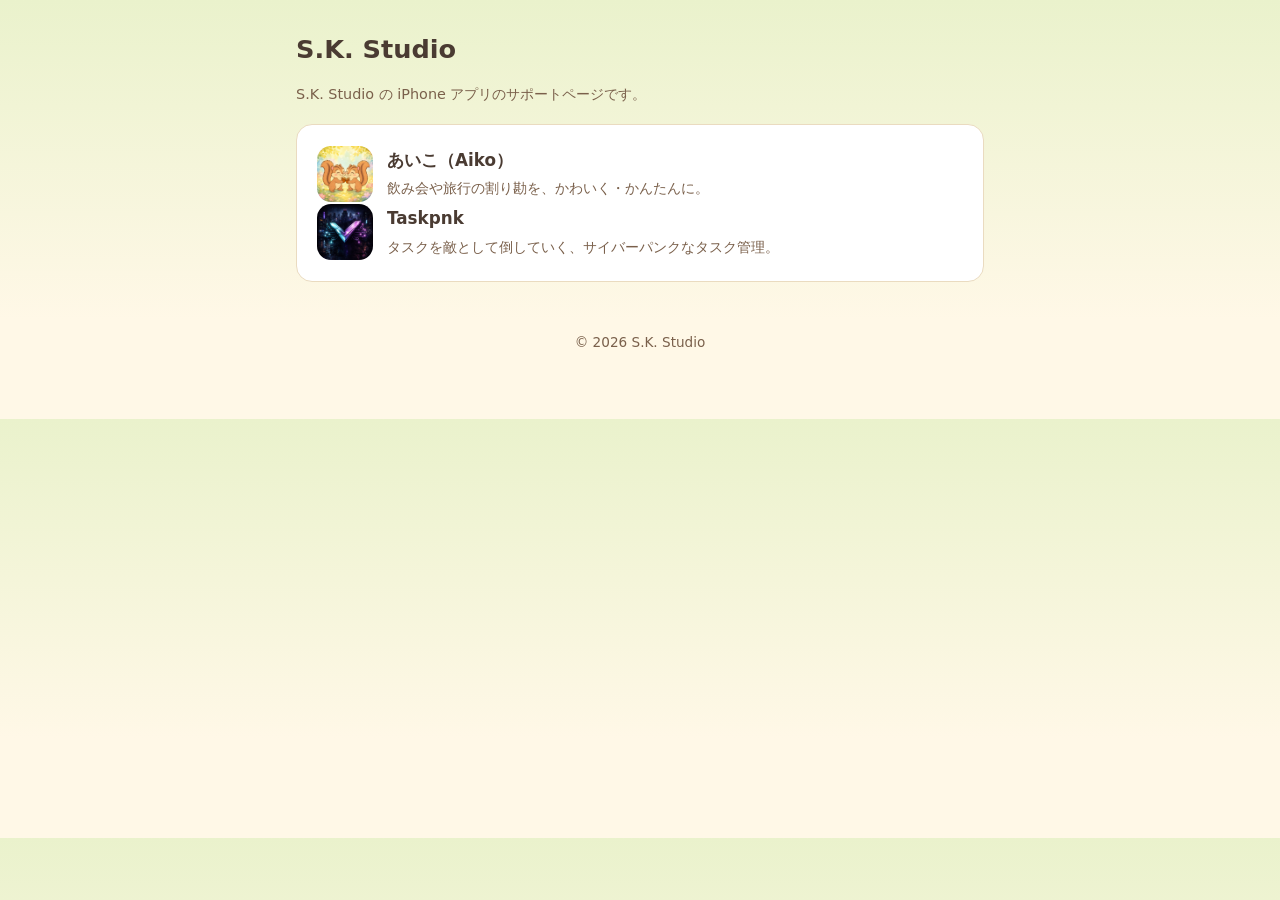
<file: index.html>
<!doctype html>
<html lang="ja">
<head>
  <meta charset="utf-8">
  <meta name="viewport" content="width=device-width, initial-scale=1">
  <title>S.K. Studio</title>
  <meta name="description" content="S.K. Studio のアプリのサポートページです。">
  <link rel="stylesheet" href="assets/style.css">
</head>
<body>
  <div class="wrap">
    <h1>S.K. Studio</h1>
    <p class="sub">S.K. Studio の iPhone アプリのサポートページです。</p>

    <div class="card">
      <ul class="app-list">
        <li>
          <a href="aiko/">
            <img src="aiko/icon.png" alt="">
            <span>
              <strong>あいこ（Aiko）</strong>
              <span class="sub">飲み会や旅行の割り勘を、かわいく・かんたんに。</span>
            </span>
          </a>
        </li>
        <li>
          <a href="taskpnk/">
            <img src="taskpnk/icon.png" alt="">
            <span>
              <strong>Taskpnk</strong>
              <span class="sub">タスクを敵として倒していく、サイバーパンクなタスク管理。</span>
            </span>
          </a>
        </li>
      </ul>
    </div>

    <footer>&copy; 2026 S.K. Studio</footer>
  </div>
</body>
</html>
</file>
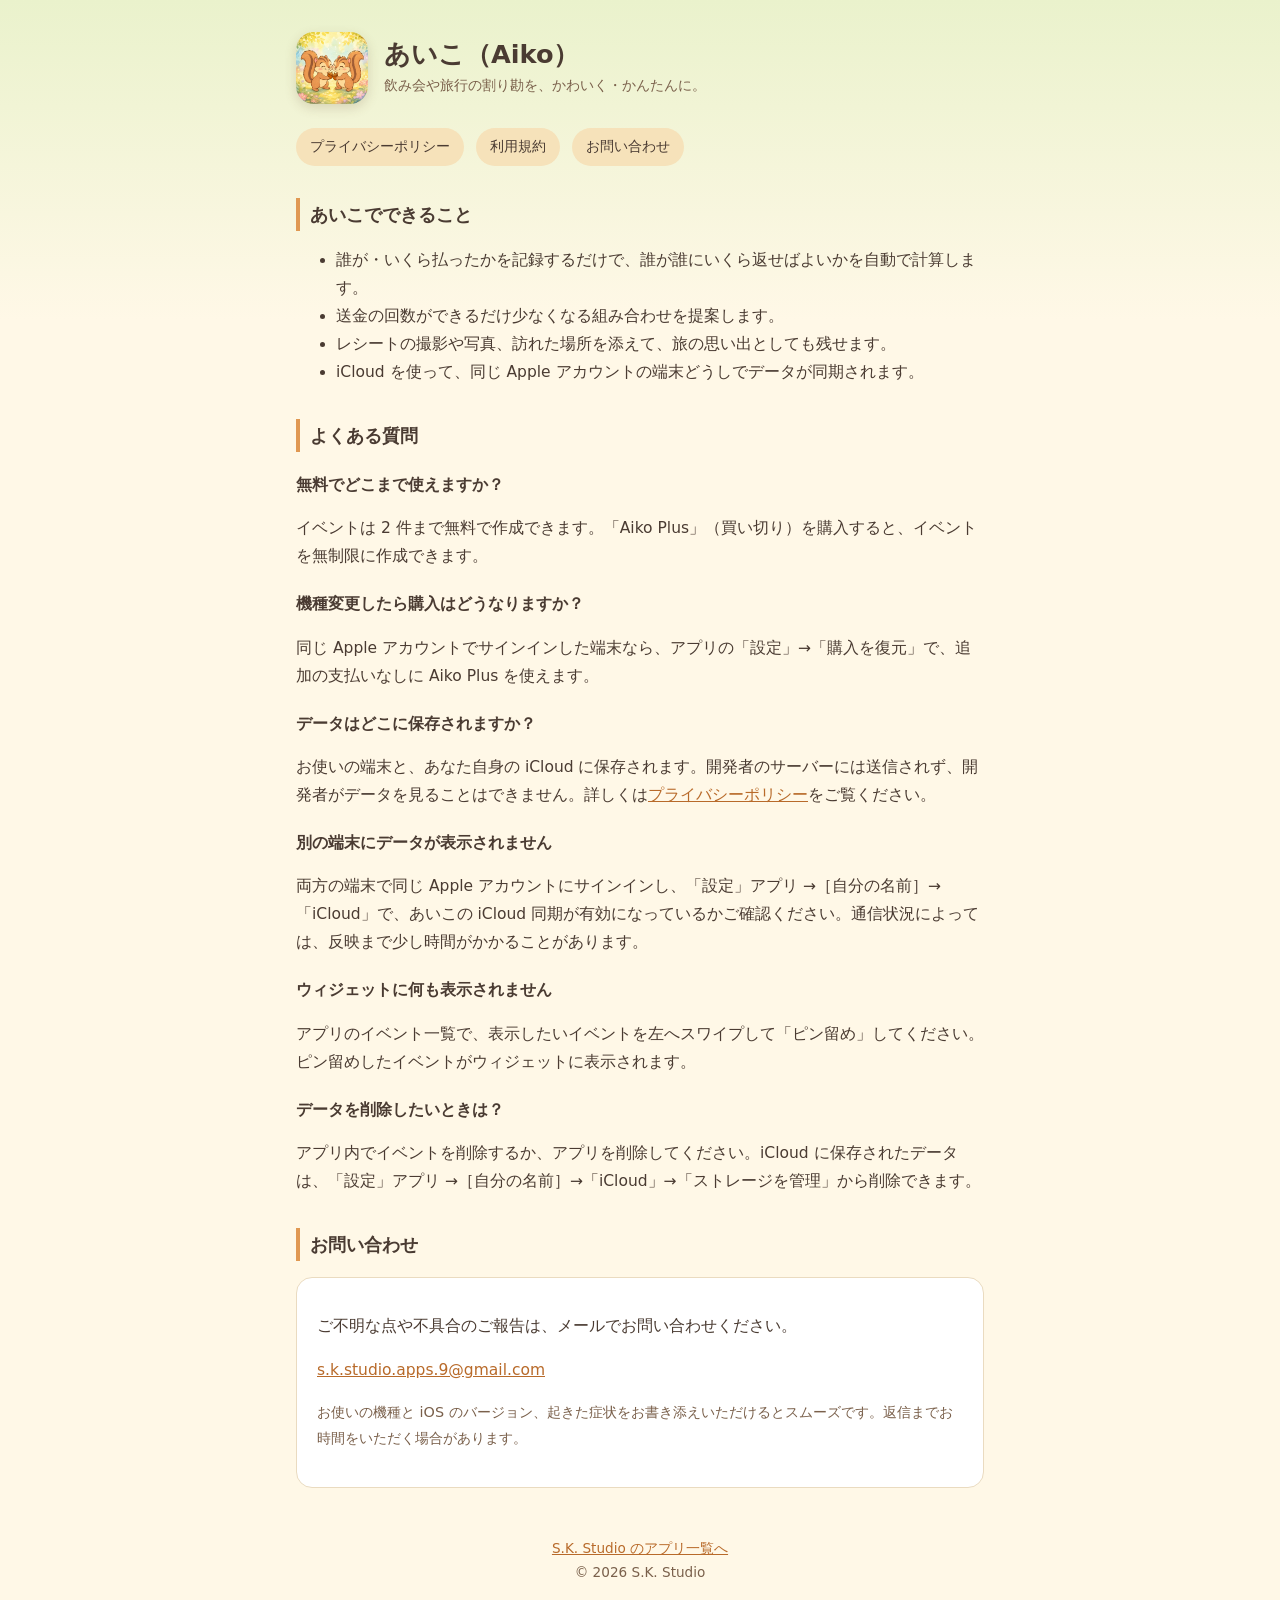
<file: aiko/index.html>
<!doctype html>
<html lang="ja">
<head>
  <meta charset="utf-8">
  <meta name="viewport" content="width=device-width, initial-scale=1">
  <title>あいこ（Aiko）サポート</title>
  <meta name="description" content="割り勘アプリ「あいこ（Aiko）」のサポートページです。よくある質問とお問い合わせ先を掲載しています。">
  <link rel="stylesheet" href="../assets/style.css">
</head>
<body>
  <div class="wrap">
    <header class="site">
      <img src="icon.png" alt="あいこのアイコン">
      <div>
        <h1>あいこ（Aiko）</h1>
        <div class="sub">飲み会や旅行の割り勘を、かわいく・かんたんに。</div>
      </div>
    </header>

    <nav class="links">
      <a href="privacy.html">プライバシーポリシー</a>
      <a href="terms.html">利用規約</a>
      <a href="#contact">お問い合わせ</a>
    </nav>

    <h2>あいこでできること</h2>
    <ul>
      <li>誰が・いくら払ったかを記録するだけで、誰が誰にいくら返せばよいかを自動で計算します。</li>
      <li>送金の回数ができるだけ少なくなる組み合わせを提案します。</li>
      <li>レシートの撮影や写真、訪れた場所を添えて、旅の思い出としても残せます。</li>
      <li>iCloud を使って、同じ Apple アカウントの端末どうしでデータが同期されます。</li>
    </ul>

    <h2>よくある質問</h2>

    <h3>無料でどこまで使えますか？</h3>
    <p>イベントは 2 件まで無料で作成できます。「Aiko Plus」（買い切り）を購入すると、イベントを無制限に作成できます。</p>

    <h3>機種変更したら購入はどうなりますか？</h3>
    <p>同じ Apple アカウントでサインインした端末なら、アプリの「設定」→「購入を復元」で、追加の支払いなしに Aiko Plus を使えます。</p>

    <h3>データはどこに保存されますか？</h3>
    <p>お使いの端末と、あなた自身の iCloud に保存されます。開発者のサーバーには送信されず、開発者がデータを見ることはできません。詳しくは<a href="privacy.html">プライバシーポリシー</a>をご覧ください。</p>

    <h3>別の端末にデータが表示されません</h3>
    <p>両方の端末で同じ Apple アカウントにサインインし、「設定」アプリ →［自分の名前］→「iCloud」で、あいこの iCloud 同期が有効になっているかご確認ください。通信状況によっては、反映まで少し時間がかかることがあります。</p>

    <h3>ウィジェットに何も表示されません</h3>
    <p>アプリのイベント一覧で、表示したいイベントを左へスワイプして「ピン留め」してください。ピン留めしたイベントがウィジェットに表示されます。</p>

    <h3>データを削除したいときは？</h3>
    <p>アプリ内でイベントを削除するか、アプリを削除してください。iCloud に保存されたデータは、「設定」アプリ →［自分の名前］→「iCloud」→「ストレージを管理」から削除できます。</p>

    <h2 id="contact">お問い合わせ</h2>
    <div class="card">
      <p>ご不明な点や不具合のご報告は、メールでお問い合わせください。</p>
      <p><a href="mailto:s.k.studio.apps.9@gmail.com?subject=Aiko%20%E3%82%B5%E3%83%9D%E3%83%BC%E3%83%88">s.k.studio.apps.9@gmail.com</a></p>
      <p class="sub">お使いの機種と iOS のバージョン、起きた症状をお書き添えいただけるとスムーズです。返信までお時間をいただく場合があります。</p>
    </div>

    <footer>
      <a href="../">S.K. Studio のアプリ一覧へ</a><br>
      &copy; 2026 S.K. Studio
    </footer>
  </div>
</body>
</html>
</file>
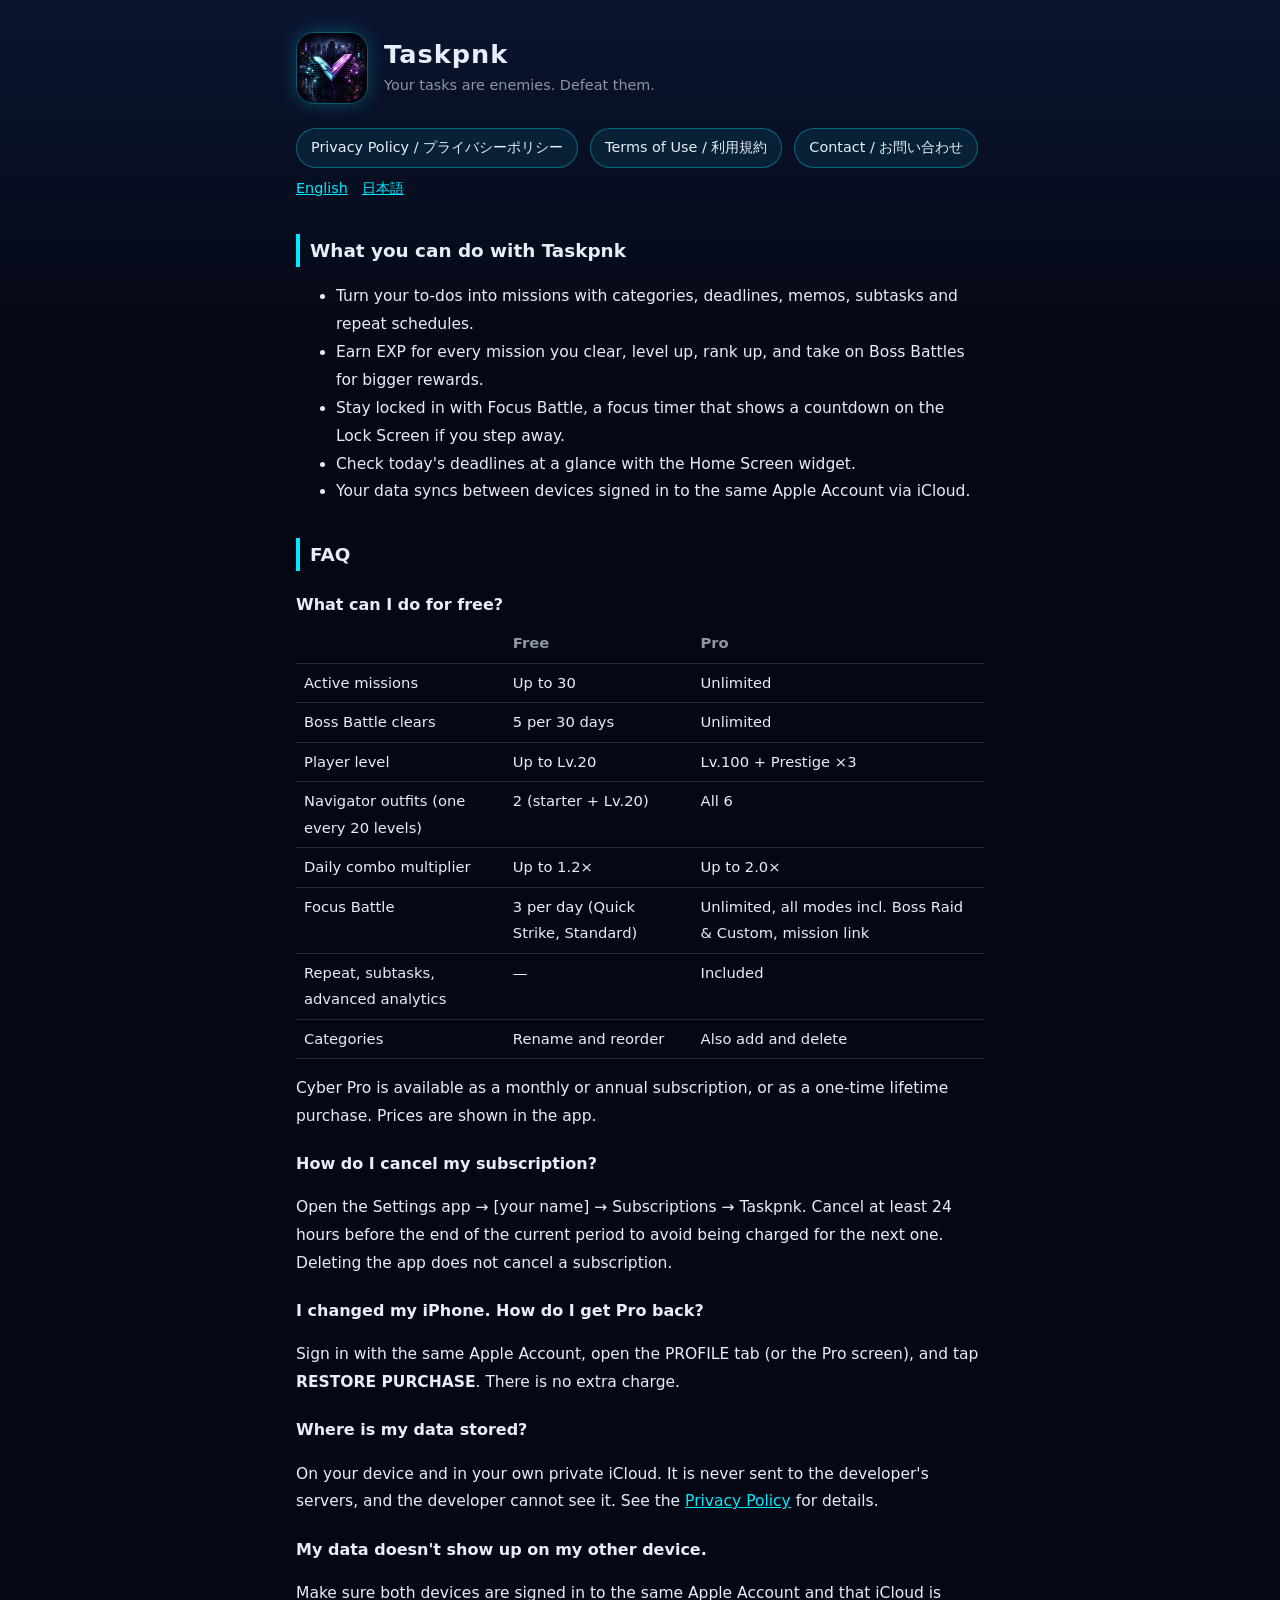
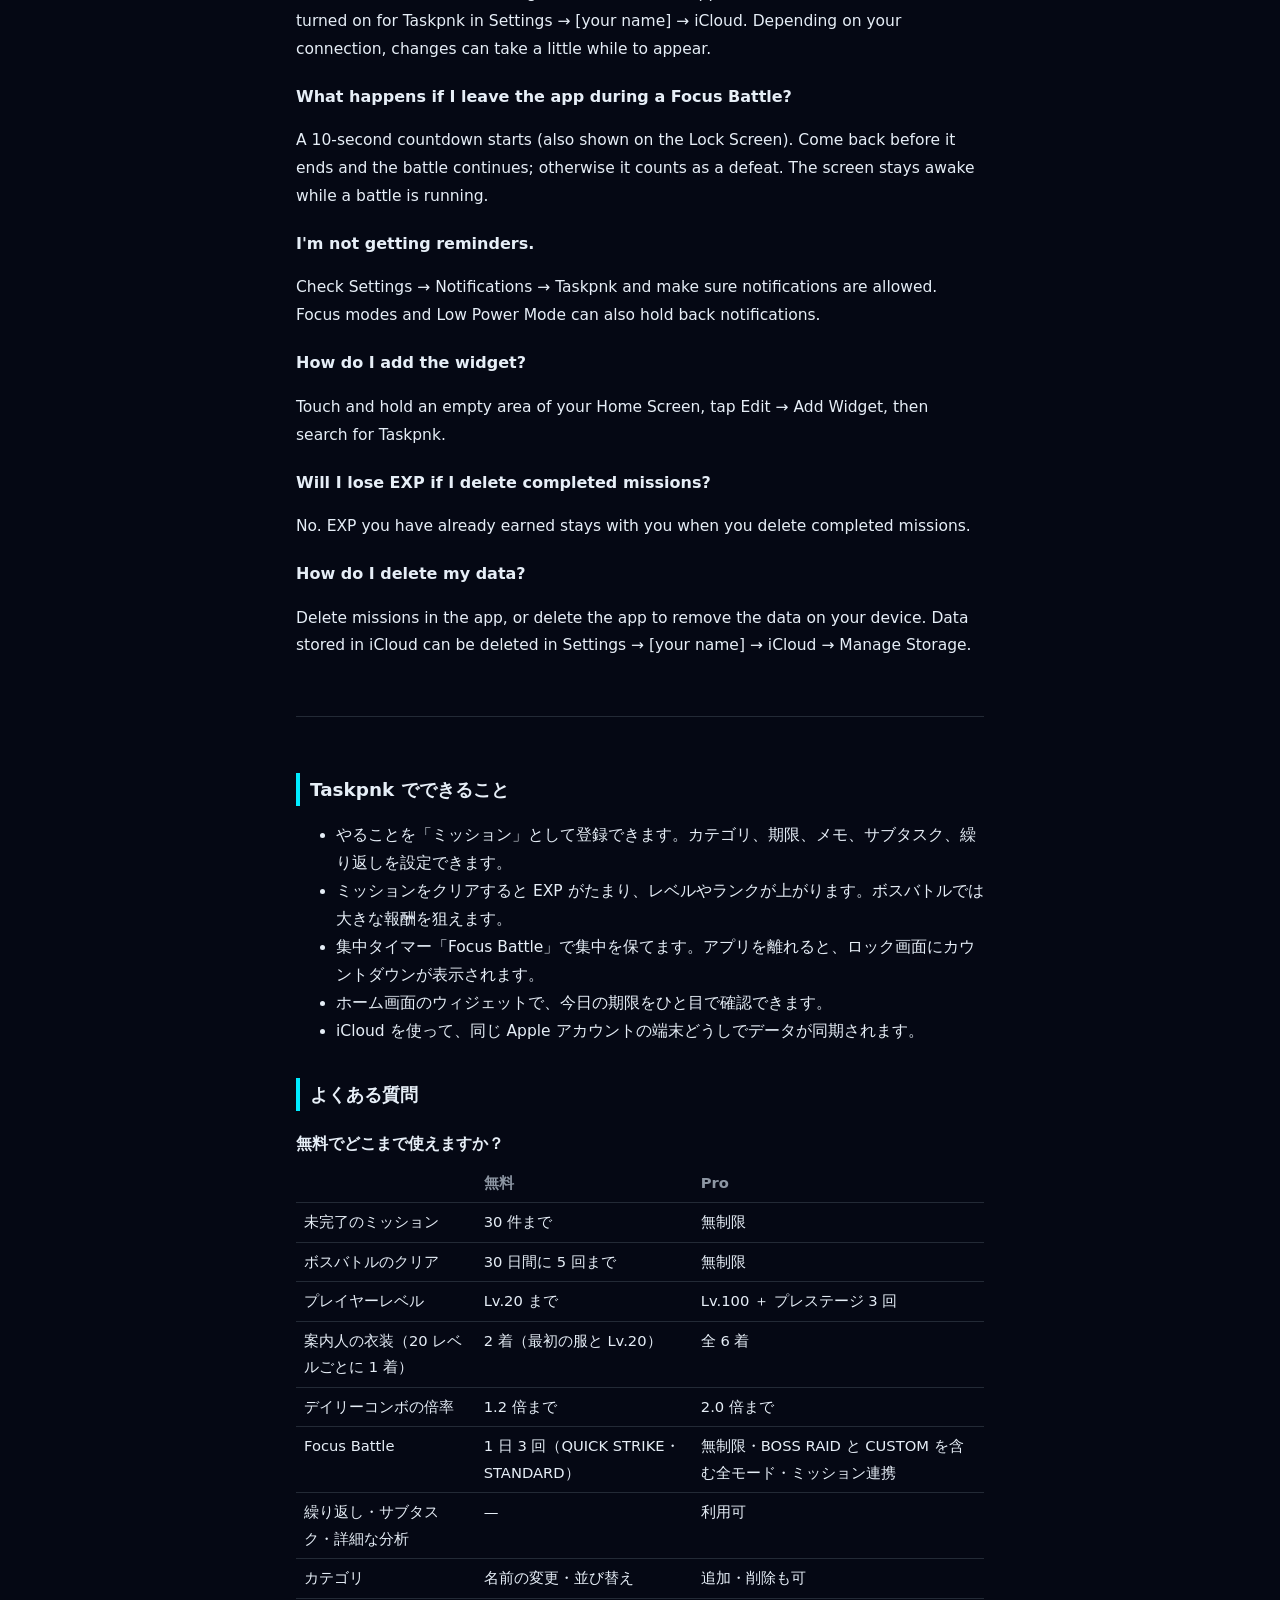
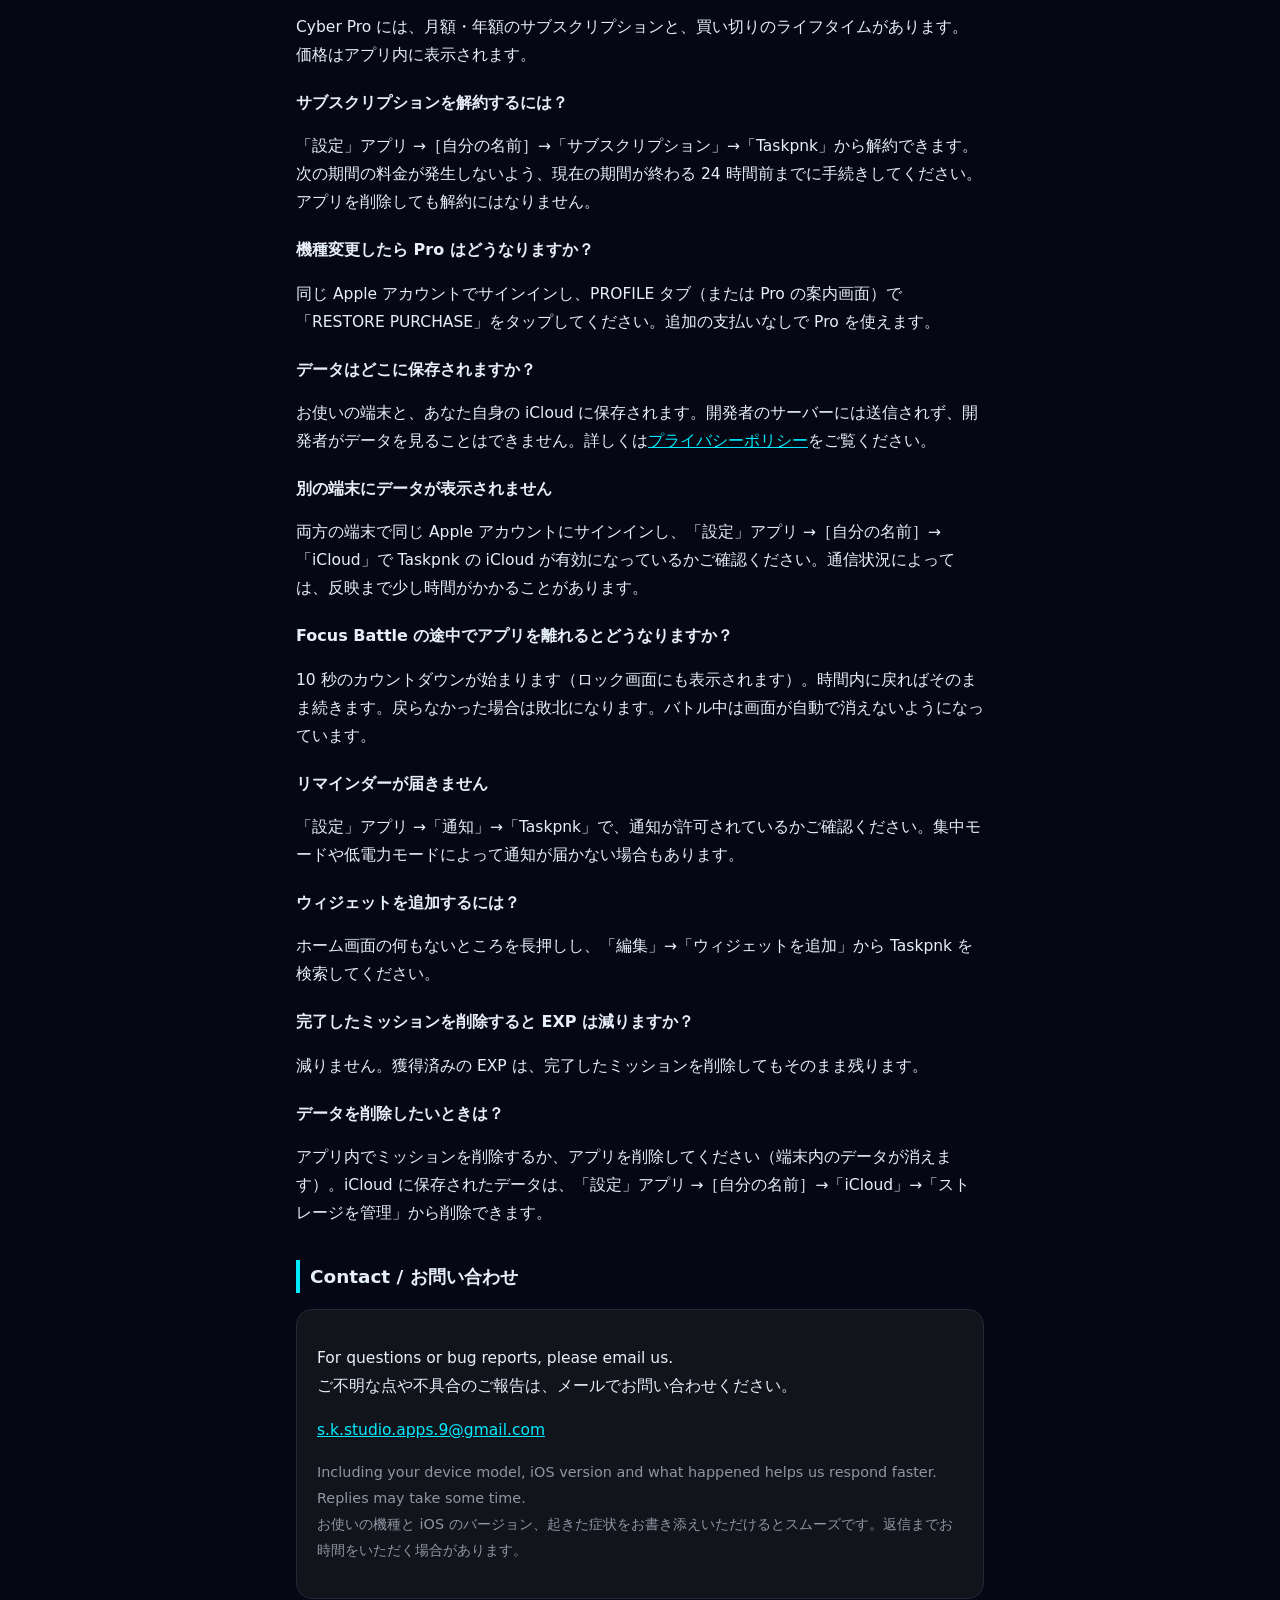
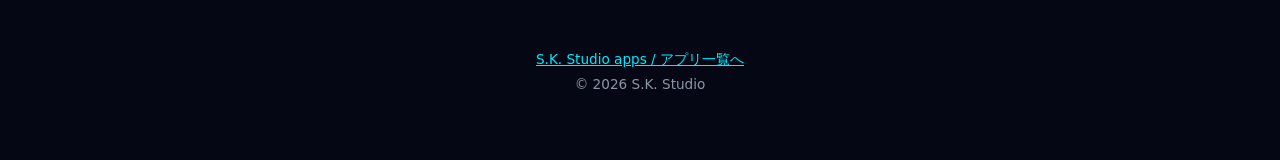
<file: taskpnk/index.html>
<!doctype html>
<html lang="en">
<head>
  <meta charset="utf-8">
  <meta name="viewport" content="width=device-width, initial-scale=1">
  <title>Taskpnk Support</title>
  <meta name="description" content="Support for Taskpnk, a gamified cyberpunk task manager. FAQ and contact. / タスク管理アプリ「Taskpnk」のサポートページです。">
  <link rel="stylesheet" href="../assets/style.css">
  <link rel="stylesheet" href="theme.css">
</head>
<body>
  <div class="wrap">
    <header class="site">
      <img src="icon.png" alt="Taskpnk app icon">
      <div>
        <h1>Taskpnk</h1>
        <div class="sub">Your tasks are enemies. Defeat them.</div>
      </div>
    </header>

    <nav class="links">
      <a href="privacy.html">Privacy Policy / プライバシーポリシー</a>
      <a href="terms.html">Terms of Use / 利用規約</a>
      <a href="#contact">Contact / お問い合わせ</a>
    </nav>
    <nav class="lang"><a href="#en">English</a><a href="#ja">日本語</a></nav>

    <section class="lang-block" id="en" lang="en">
      <h2>What you can do with Taskpnk</h2>
      <ul>
        <li>Turn your to-dos into missions with categories, deadlines, memos, subtasks and repeat schedules.</li>
        <li>Earn EXP for every mission you clear, level up, rank up, and take on Boss Battles for bigger rewards.</li>
        <li>Stay locked in with Focus Battle, a focus timer that shows a countdown on the Lock Screen if you step away.</li>
        <li>Check today's deadlines at a glance with the Home Screen widget.</li>
        <li>Your data syncs between devices signed in to the same Apple Account via iCloud.</li>
      </ul>

      <h2>FAQ</h2>

      <h3>What can I do for free?</h3>
      <table class="plan">
        <tr><th></th><th>Free</th><th>Pro</th></tr>
        <tr><td>Active missions</td><td>Up to 30</td><td>Unlimited</td></tr>
        <tr><td>Boss Battle clears</td><td>5 per 30 days</td><td>Unlimited</td></tr>
        <tr><td>Player level</td><td>Up to Lv.20</td><td>Lv.100 + Prestige ×3</td></tr>
        <tr><td>Navigator outfits (one every 20 levels)</td><td>2 (starter + Lv.20)</td><td>All 6</td></tr>
        <tr><td>Daily combo multiplier</td><td>Up to 1.2×</td><td>Up to 2.0×</td></tr>
        <tr><td>Focus Battle</td><td>3 per day (Quick Strike, Standard)</td><td>Unlimited, all modes incl. Boss Raid &amp; Custom, mission link</td></tr>
        <tr><td>Repeat, subtasks, advanced analytics</td><td>—</td><td>Included</td></tr>
        <tr><td>Categories</td><td>Rename and reorder</td><td>Also add and delete</td></tr>
      </table>
      <p>Cyber Pro is available as a monthly or annual subscription, or as a one-time lifetime purchase. Prices are shown in the app.</p>

      <h3>How do I cancel my subscription?</h3>
      <p>Open the Settings app → [your name] → Subscriptions → Taskpnk. Cancel at least 24 hours before the end of the current period to avoid being charged for the next one. Deleting the app does not cancel a subscription.</p>

      <h3>I changed my iPhone. How do I get Pro back?</h3>
      <p>Sign in with the same Apple Account, open the PROFILE tab (or the Pro screen), and tap <strong>RESTORE PURCHASE</strong>. There is no extra charge.</p>

      <h3>Where is my data stored?</h3>
      <p>On your device and in your own private iCloud. It is never sent to the developer's servers, and the developer cannot see it. See the <a href="privacy.html">Privacy Policy</a> for details.</p>

      <h3>My data doesn't show up on my other device.</h3>
      <p>Make sure both devices are signed in to the same Apple Account and that iCloud is turned on for Taskpnk in Settings → [your name] → iCloud. Depending on your connection, changes can take a little while to appear.</p>

      <h3>What happens if I leave the app during a Focus Battle?</h3>
      <p>A 10-second countdown starts (also shown on the Lock Screen). Come back before it ends and the battle continues; otherwise it counts as a defeat. The screen stays awake while a battle is running.</p>

      <h3>I'm not getting reminders.</h3>
      <p>Check Settings → Notifications → Taskpnk and make sure notifications are allowed. Focus modes and Low Power Mode can also hold back notifications.</p>

      <h3>How do I add the widget?</h3>
      <p>Touch and hold an empty area of your Home Screen, tap Edit → Add Widget, then search for Taskpnk.</p>

      <h3>Will I lose EXP if I delete completed missions?</h3>
      <p>No. EXP you have already earned stays with you when you delete completed missions.</p>

      <h3>How do I delete my data?</h3>
      <p>Delete missions in the app, or delete the app to remove the data on your device. Data stored in iCloud can be deleted in Settings → [your name] → iCloud → Manage Storage.</p>
    </section>

    <section class="lang-block" id="ja" lang="ja">
      <h2>Taskpnk でできること</h2>
      <ul>
        <li>やることを「ミッション」として登録できます。カテゴリ、期限、メモ、サブタスク、繰り返しを設定できます。</li>
        <li>ミッションをクリアすると EXP がたまり、レベルやランクが上がります。ボスバトルでは大きな報酬を狙えます。</li>
        <li>集中タイマー「Focus Battle」で集中を保てます。アプリを離れると、ロック画面にカウントダウンが表示されます。</li>
        <li>ホーム画面のウィジェットで、今日の期限をひと目で確認できます。</li>
        <li>iCloud を使って、同じ Apple アカウントの端末どうしでデータが同期されます。</li>
      </ul>

      <h2>よくある質問</h2>

      <h3>無料でどこまで使えますか？</h3>
      <table class="plan">
        <tr><th></th><th>無料</th><th>Pro</th></tr>
        <tr><td>未完了のミッション</td><td>30 件まで</td><td>無制限</td></tr>
        <tr><td>ボスバトルのクリア</td><td>30 日間に 5 回まで</td><td>無制限</td></tr>
        <tr><td>プレイヤーレベル</td><td>Lv.20 まで</td><td>Lv.100 ＋ プレステージ 3 回</td></tr>
        <tr><td>案内人の衣装（20 レベルごとに 1 着）</td><td>2 着（最初の服と Lv.20）</td><td>全 6 着</td></tr>
        <tr><td>デイリーコンボの倍率</td><td>1.2 倍まで</td><td>2.0 倍まで</td></tr>
        <tr><td>Focus Battle</td><td>1 日 3 回（QUICK STRIKE・STANDARD）</td><td>無制限・BOSS RAID と CUSTOM を含む全モード・ミッション連携</td></tr>
        <tr><td>繰り返し・サブタスク・詳細な分析</td><td>—</td><td>利用可</td></tr>
        <tr><td>カテゴリ</td><td>名前の変更・並び替え</td><td>追加・削除も可</td></tr>
      </table>
      <p>Cyber Pro には、月額・年額のサブスクリプションと、買い切りのライフタイムがあります。価格はアプリ内に表示されます。</p>

      <h3>サブスクリプションを解約するには？</h3>
      <p>「設定」アプリ →［自分の名前］→「サブスクリプション」→「Taskpnk」から解約できます。次の期間の料金が発生しないよう、現在の期間が終わる 24 時間前までに手続きしてください。アプリを削除しても解約にはなりません。</p>

      <h3>機種変更したら Pro はどうなりますか？</h3>
      <p>同じ Apple アカウントでサインインし、PROFILE タブ（または Pro の案内画面）で「RESTORE PURCHASE」をタップしてください。追加の支払いなしで Pro を使えます。</p>

      <h3>データはどこに保存されますか？</h3>
      <p>お使いの端末と、あなた自身の iCloud に保存されます。開発者のサーバーには送信されず、開発者がデータを見ることはできません。詳しくは<a href="privacy.html#ja">プライバシーポリシー</a>をご覧ください。</p>

      <h3>別の端末にデータが表示されません</h3>
      <p>両方の端末で同じ Apple アカウントにサインインし、「設定」アプリ →［自分の名前］→「iCloud」で Taskpnk の iCloud が有効になっているかご確認ください。通信状況によっては、反映まで少し時間がかかることがあります。</p>

      <h3>Focus Battle の途中でアプリを離れるとどうなりますか？</h3>
      <p>10 秒のカウントダウンが始まります（ロック画面にも表示されます）。時間内に戻ればそのまま続きます。戻らなかった場合は敗北になります。バトル中は画面が自動で消えないようになっています。</p>

      <h3>リマインダーが届きません</h3>
      <p>「設定」アプリ →「通知」→「Taskpnk」で、通知が許可されているかご確認ください。集中モードや低電力モードによって通知が届かない場合もあります。</p>

      <h3>ウィジェットを追加するには？</h3>
      <p>ホーム画面の何もないところを長押しし、「編集」→「ウィジェットを追加」から Taskpnk を検索してください。</p>

      <h3>完了したミッションを削除すると EXP は減りますか？</h3>
      <p>減りません。獲得済みの EXP は、完了したミッションを削除してもそのまま残ります。</p>

      <h3>データを削除したいときは？</h3>
      <p>アプリ内でミッションを削除するか、アプリを削除してください（端末内のデータが消えます）。iCloud に保存されたデータは、「設定」アプリ →［自分の名前］→「iCloud」→「ストレージを管理」から削除できます。</p>
    </section>

    <h2 id="contact">Contact / お問い合わせ</h2>
    <div class="card">
      <p>For questions or bug reports, please email us.<br>ご不明な点や不具合のご報告は、メールでお問い合わせください。</p>
      <p><a href="mailto:s.k.studio.apps.9@gmail.com?subject=Taskpnk%20Support">s.k.studio.apps.9@gmail.com</a></p>
      <p class="sub">Including your device model, iOS version and what happened helps us respond faster. Replies may take some time.<br>お使いの機種と iOS のバージョン、起きた症状をお書き添えいただけるとスムーズです。返信までお時間をいただく場合があります。</p>
    </div>

    <footer>
      <a href="../">S.K. Studio apps / アプリ一覧へ</a><br>
      &copy; 2026 S.K. Studio
    </footer>
  </div>
</body>
</html>
</file>
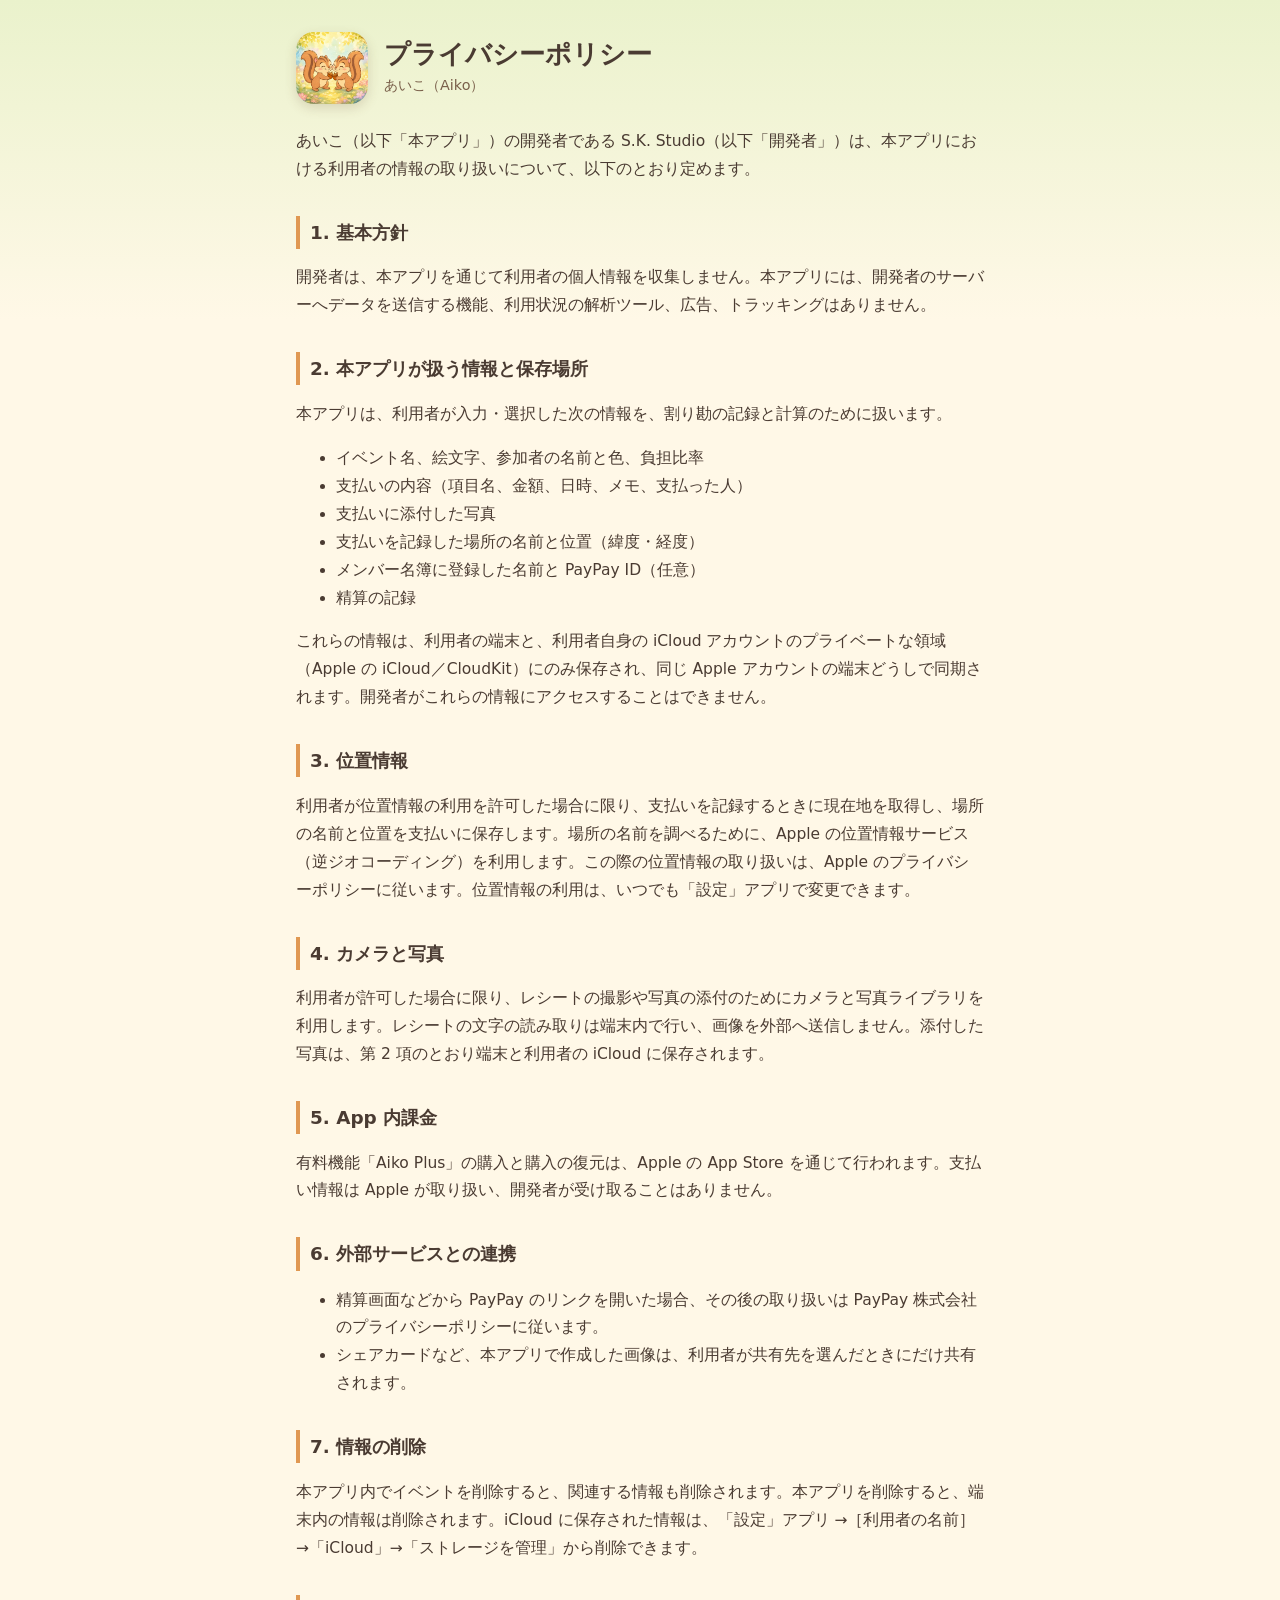
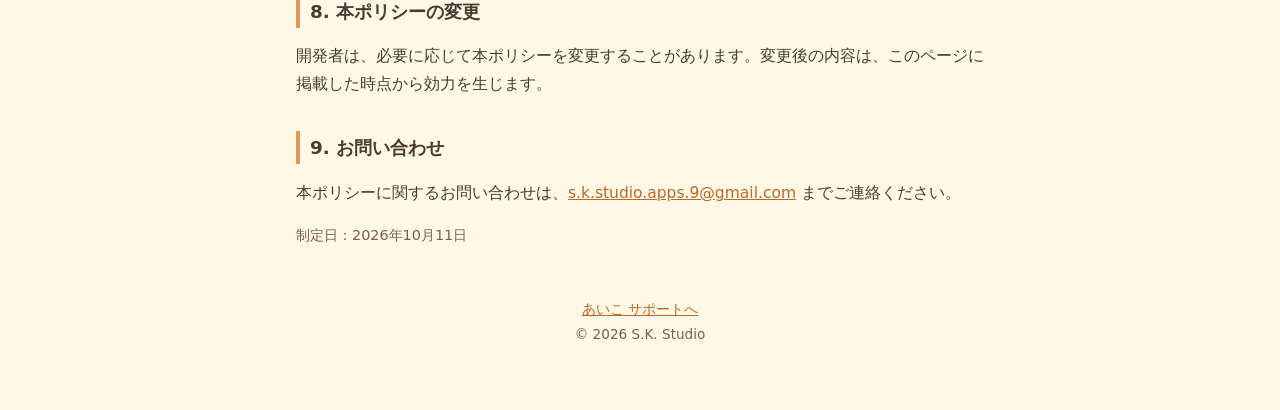
<file: aiko/privacy.html>
<!doctype html>
<html lang="ja">
<head>
  <meta charset="utf-8">
  <meta name="viewport" content="width=device-width, initial-scale=1">
  <title>プライバシーポリシー｜あいこ（Aiko）</title>
  <meta name="description" content="割り勘アプリ「あいこ（Aiko）」のプライバシーポリシーです。">
  <link rel="stylesheet" href="../assets/style.css">
</head>
<body>
  <div class="wrap">
    <header class="site">
      <img src="icon.png" alt="あいこのアイコン">
      <div>
        <h1>プライバシーポリシー</h1>
        <div class="sub">あいこ（Aiko）</div>
      </div>
    </header>

    <p>あいこ（以下「本アプリ」）の開発者である S.K. Studio（以下「開発者」）は、本アプリにおける利用者の情報の取り扱いについて、以下のとおり定めます。</p>

    <h2>1. 基本方針</h2>
    <p>開発者は、本アプリを通じて利用者の個人情報を収集しません。本アプリには、開発者のサーバーへデータを送信する機能、利用状況の解析ツール、広告、トラッキングはありません。</p>

    <h2>2. 本アプリが扱う情報と保存場所</h2>
    <p>本アプリは、利用者が入力・選択した次の情報を、割り勘の記録と計算のために扱います。</p>
    <ul>
      <li>イベント名、絵文字、参加者の名前と色、負担比率</li>
      <li>支払いの内容（項目名、金額、日時、メモ、支払った人）</li>
      <li>支払いに添付した写真</li>
      <li>支払いを記録した場所の名前と位置（緯度・経度）</li>
      <li>メンバー名簿に登録した名前と PayPay ID（任意）</li>
      <li>精算の記録</li>
    </ul>
    <p>これらの情報は、利用者の端末と、利用者自身の iCloud アカウントのプライベートな領域（Apple の iCloud／CloudKit）にのみ保存され、同じ Apple アカウントの端末どうしで同期されます。開発者がこれらの情報にアクセスすることはできません。</p>

    <h2>3. 位置情報</h2>
    <p>利用者が位置情報の利用を許可した場合に限り、支払いを記録するときに現在地を取得し、場所の名前と位置を支払いに保存します。場所の名前を調べるために、Apple の位置情報サービス（逆ジオコーディング）を利用します。この際の位置情報の取り扱いは、Apple のプライバシーポリシーに従います。位置情報の利用は、いつでも「設定」アプリで変更できます。</p>

    <h2>4. カメラと写真</h2>
    <p>利用者が許可した場合に限り、レシートの撮影や写真の添付のためにカメラと写真ライブラリを利用します。レシートの文字の読み取りは端末内で行い、画像を外部へ送信しません。添付した写真は、第 2 項のとおり端末と利用者の iCloud に保存されます。</p>

    <h2>5. App 内課金</h2>
    <p>有料機能「Aiko Plus」の購入と購入の復元は、Apple の App Store を通じて行われます。支払い情報は Apple が取り扱い、開発者が受け取ることはありません。</p>

    <h2>6. 外部サービスとの連携</h2>
    <ul>
      <li>精算画面などから PayPay のリンクを開いた場合、その後の取り扱いは PayPay 株式会社のプライバシーポリシーに従います。</li>
      <li>シェアカードなど、本アプリで作成した画像は、利用者が共有先を選んだときにだけ共有されます。</li>
    </ul>

    <h2>7. 情報の削除</h2>
    <p>本アプリ内でイベントを削除すると、関連する情報も削除されます。本アプリを削除すると、端末内の情報は削除されます。iCloud に保存された情報は、「設定」アプリ →［利用者の名前］→「iCloud」→「ストレージを管理」から削除できます。</p>

    <h2>8. 本ポリシーの変更</h2>
    <p>開発者は、必要に応じて本ポリシーを変更することがあります。変更後の内容は、このページに掲載した時点から効力を生じます。</p>

    <h2>9. お問い合わせ</h2>
    <p>本ポリシーに関するお問い合わせは、<a href="mailto:s.k.studio.apps.9@gmail.com">s.k.studio.apps.9@gmail.com</a> までご連絡ください。</p>

    <p class="sub">制定日：2026年10月11日</p>

    <footer>
      <a href="./">あいこ サポートへ</a><br>
      &copy; 2026 S.K. Studio
    </footer>
  </div>
</body>
</html>
</file>
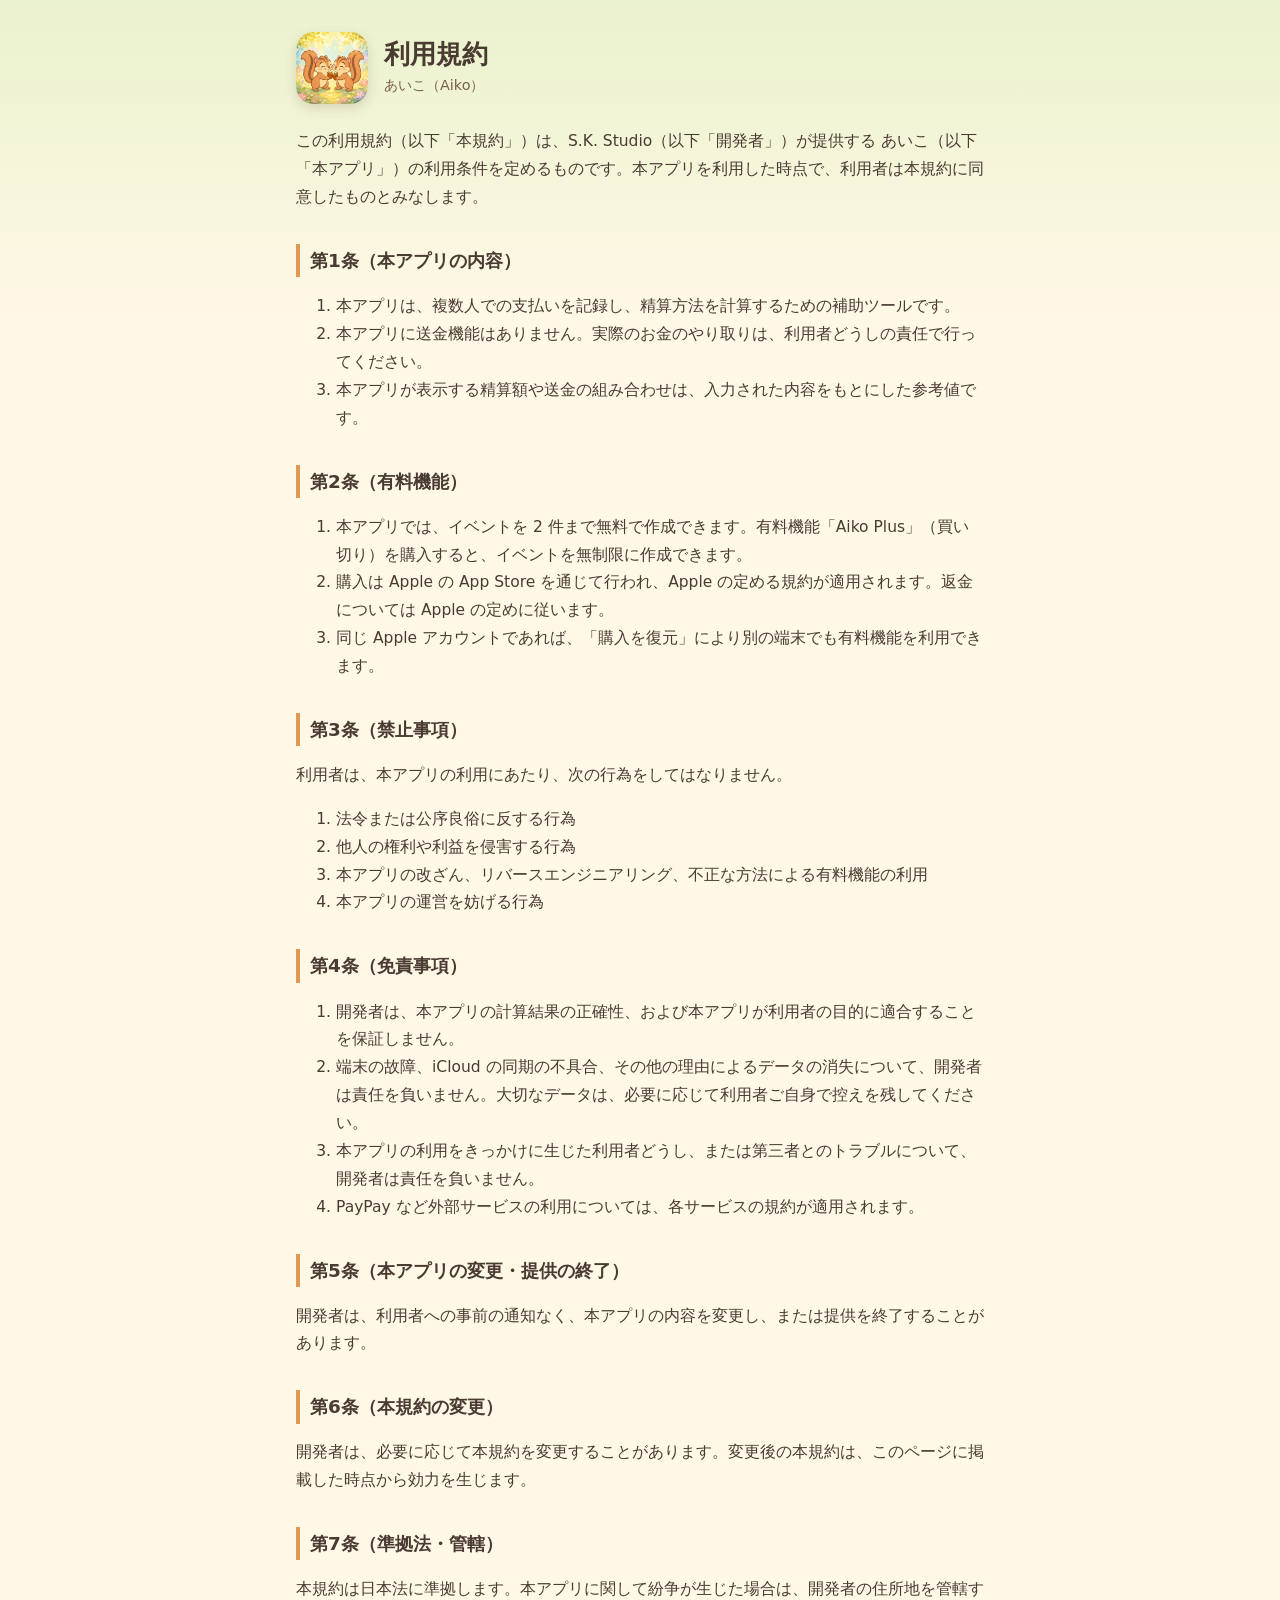
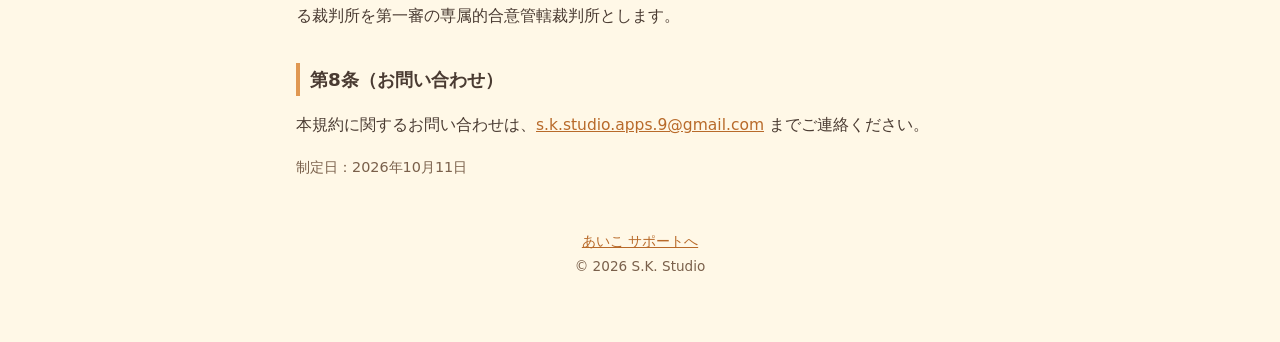
<file: aiko/terms.html>
<!doctype html>
<html lang="ja">
<head>
  <meta charset="utf-8">
  <meta name="viewport" content="width=device-width, initial-scale=1">
  <title>利用規約｜あいこ（Aiko）</title>
  <meta name="description" content="割り勘アプリ「あいこ（Aiko）」の利用規約です。">
  <link rel="stylesheet" href="../assets/style.css">
</head>
<body>
  <div class="wrap">
    <header class="site">
      <img src="icon.png" alt="あいこのアイコン">
      <div>
        <h1>利用規約</h1>
        <div class="sub">あいこ（Aiko）</div>
      </div>
    </header>

    <p>この利用規約（以下「本規約」）は、S.K. Studio（以下「開発者」）が提供する あいこ（以下「本アプリ」）の利用条件を定めるものです。本アプリを利用した時点で、利用者は本規約に同意したものとみなします。</p>

    <h2>第1条（本アプリの内容）</h2>
    <ol>
      <li>本アプリは、複数人での支払いを記録し、精算方法を計算するための補助ツールです。</li>
      <li>本アプリに送金機能はありません。実際のお金のやり取りは、利用者どうしの責任で行ってください。</li>
      <li>本アプリが表示する精算額や送金の組み合わせは、入力された内容をもとにした参考値です。</li>
    </ol>

    <h2>第2条（有料機能）</h2>
    <ol>
      <li>本アプリでは、イベントを 2 件まで無料で作成できます。有料機能「Aiko Plus」（買い切り）を購入すると、イベントを無制限に作成できます。</li>
      <li>購入は Apple の App Store を通じて行われ、Apple の定める規約が適用されます。返金については Apple の定めに従います。</li>
      <li>同じ Apple アカウントであれば、「購入を復元」により別の端末でも有料機能を利用できます。</li>
    </ol>

    <h2>第3条（禁止事項）</h2>
    <p>利用者は、本アプリの利用にあたり、次の行為をしてはなりません。</p>
    <ol>
      <li>法令または公序良俗に反する行為</li>
      <li>他人の権利や利益を侵害する行為</li>
      <li>本アプリの改ざん、リバースエンジニアリング、不正な方法による有料機能の利用</li>
      <li>本アプリの運営を妨げる行為</li>
    </ol>

    <h2>第4条（免責事項）</h2>
    <ol>
      <li>開発者は、本アプリの計算結果の正確性、および本アプリが利用者の目的に適合することを保証しません。</li>
      <li>端末の故障、iCloud の同期の不具合、その他の理由によるデータの消失について、開発者は責任を負いません。大切なデータは、必要に応じて利用者ご自身で控えを残してください。</li>
      <li>本アプリの利用をきっかけに生じた利用者どうし、または第三者とのトラブルについて、開発者は責任を負いません。</li>
      <li>PayPay など外部サービスの利用については、各サービスの規約が適用されます。</li>
    </ol>

    <h2>第5条（本アプリの変更・提供の終了）</h2>
    <p>開発者は、利用者への事前の通知なく、本アプリの内容を変更し、または提供を終了することがあります。</p>

    <h2>第6条（本規約の変更）</h2>
    <p>開発者は、必要に応じて本規約を変更することがあります。変更後の本規約は、このページに掲載した時点から効力を生じます。</p>

    <h2>第7条（準拠法・管轄）</h2>
    <p>本規約は日本法に準拠します。本アプリに関して紛争が生じた場合は、開発者の住所地を管轄する裁判所を第一審の専属的合意管轄裁判所とします。</p>

    <h2>第8条（お問い合わせ）</h2>
    <p>本規約に関するお問い合わせは、<a href="mailto:s.k.studio.apps.9@gmail.com">s.k.studio.apps.9@gmail.com</a> までご連絡ください。</p>

    <p class="sub">制定日：2026年10月11日</p>

    <footer>
      <a href="./">あいこ サポートへ</a><br>
      &copy; 2026 S.K. Studio
    </footer>
  </div>
</body>
</html>
</file>
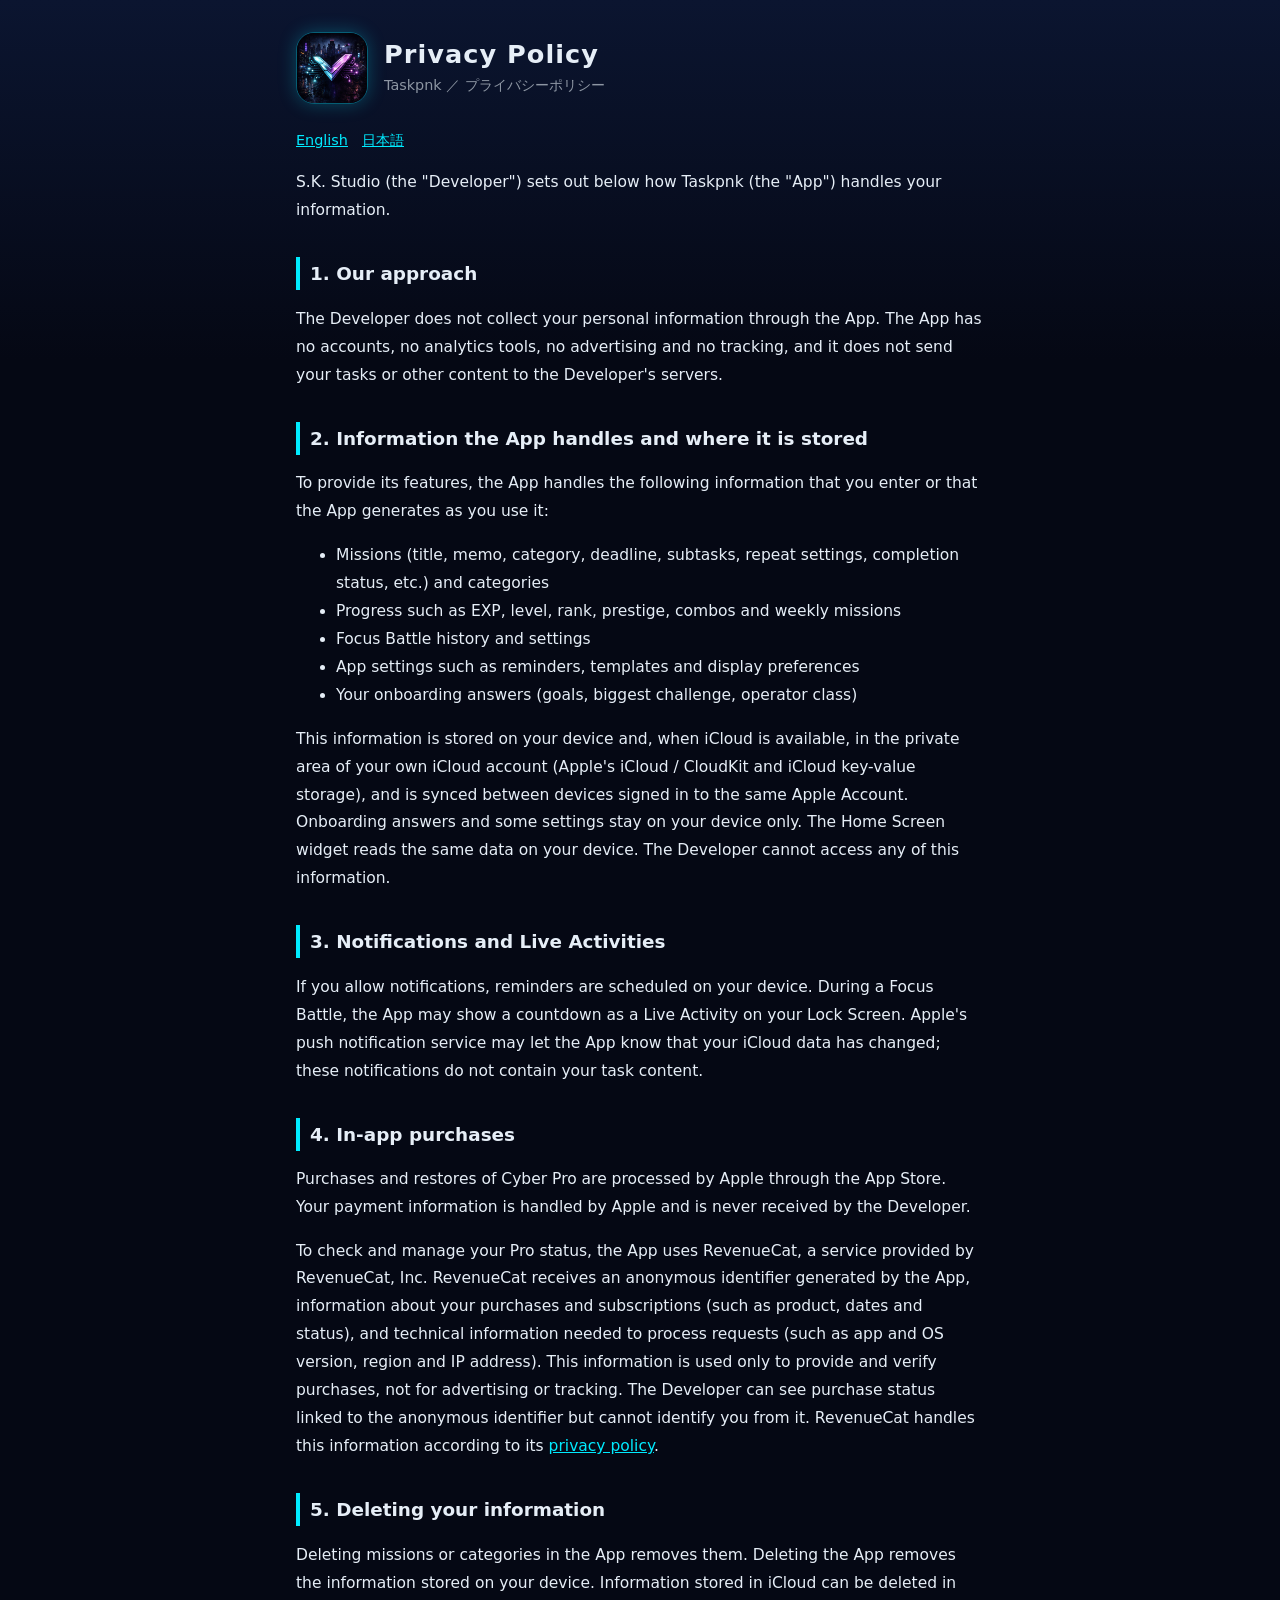
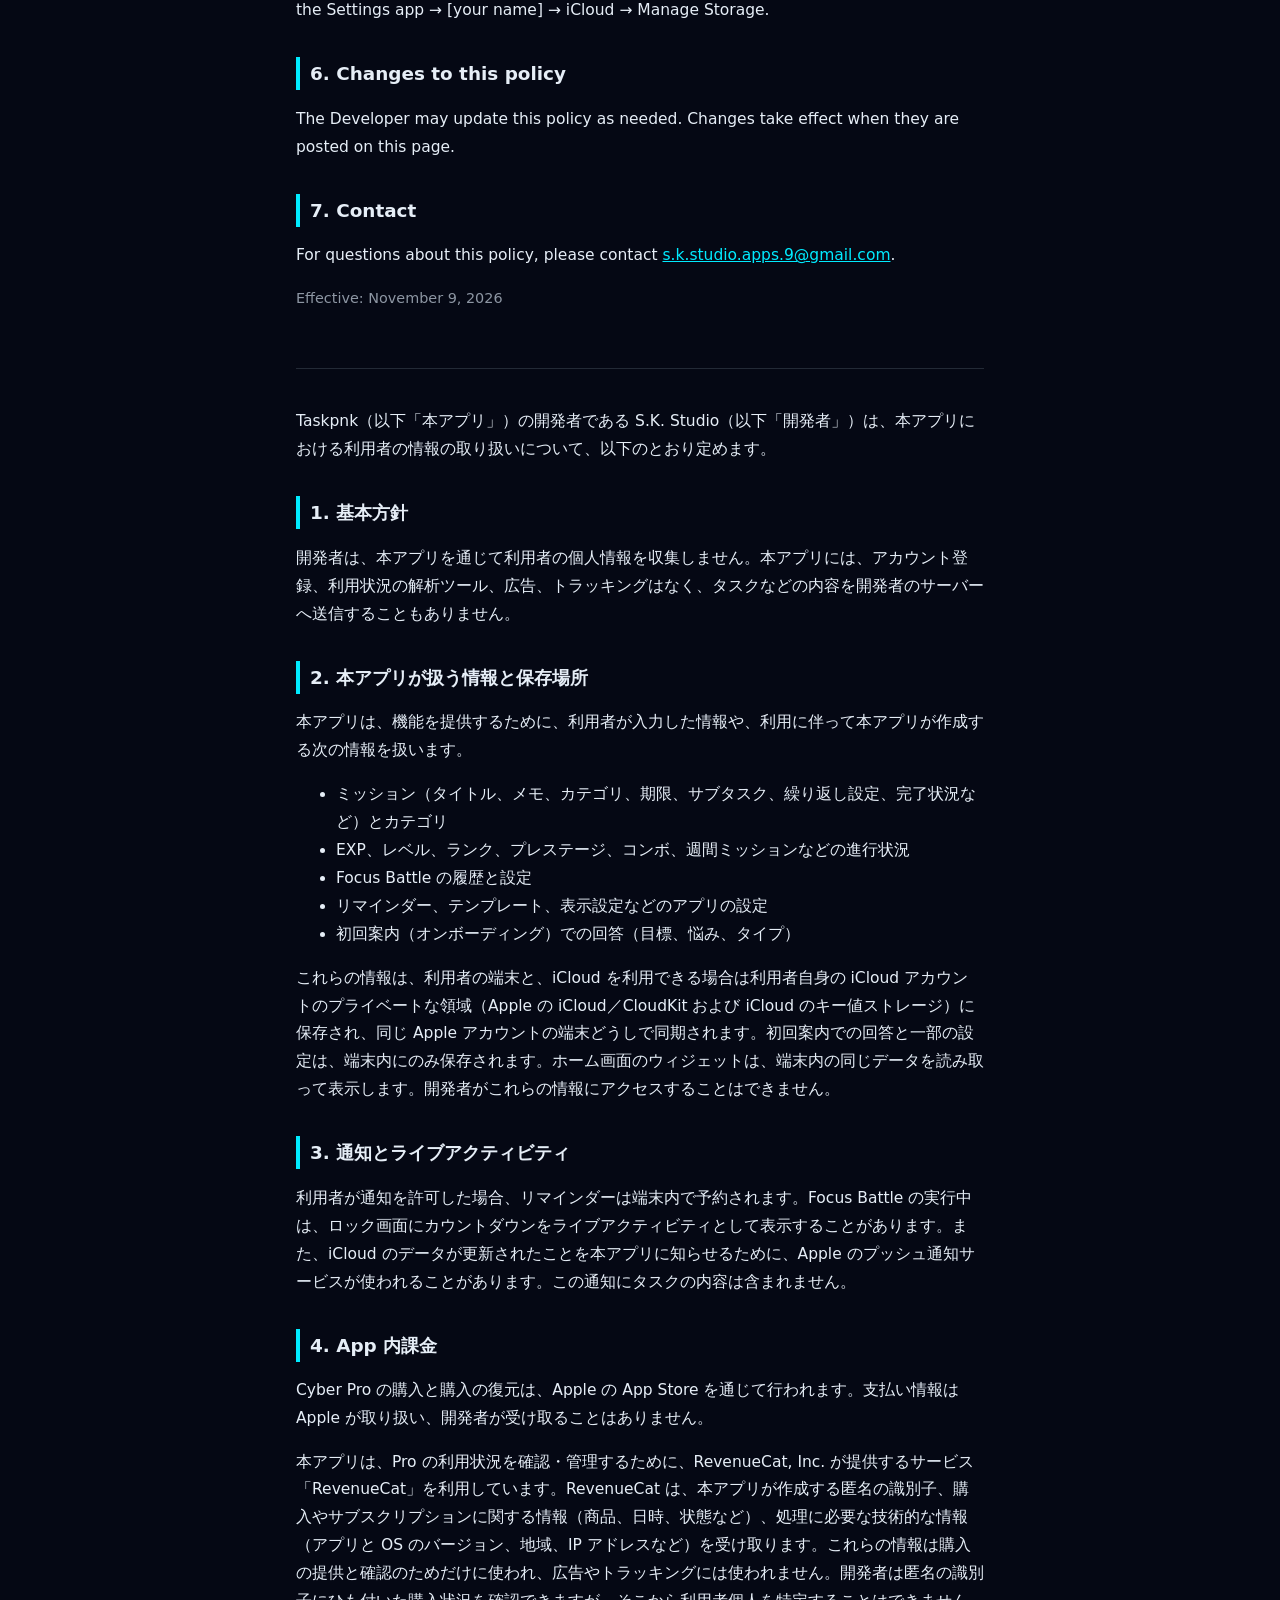
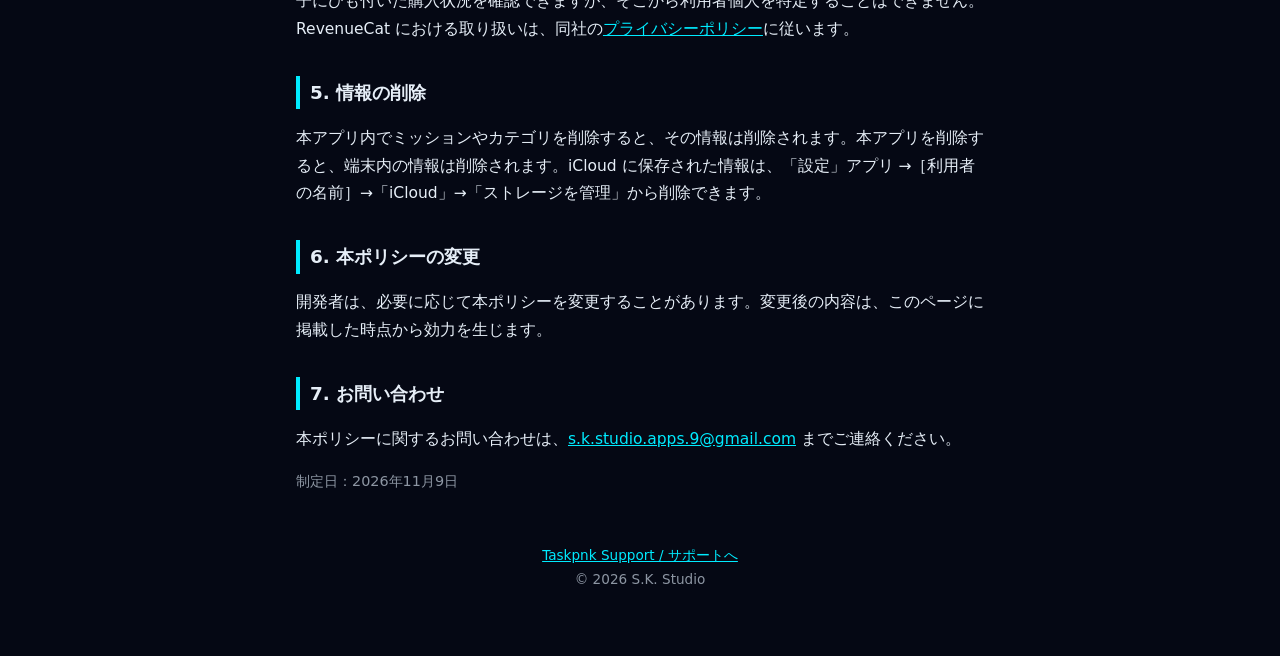
<file: taskpnk/privacy.html>
<!doctype html>
<html lang="en">
<head>
  <meta charset="utf-8">
  <meta name="viewport" content="width=device-width, initial-scale=1">
  <title>Privacy Policy | Taskpnk</title>
  <meta name="description" content="Privacy Policy for Taskpnk. / タスク管理アプリ「Taskpnk」のプライバシーポリシーです。">
  <link rel="stylesheet" href="../assets/style.css">
  <link rel="stylesheet" href="theme.css">
</head>
<body>
  <div class="wrap">
    <header class="site">
      <img src="icon.png" alt="Taskpnk app icon">
      <div>
        <h1>Privacy Policy</h1>
        <div class="sub">Taskpnk ／ プライバシーポリシー</div>
      </div>
    </header>
    <nav class="lang"><a href="#en">English</a><a href="#ja">日本語</a></nav>

    <section class="lang-block" id="en" lang="en">
      <p>S.K. Studio (the "Developer") sets out below how Taskpnk (the "App") handles your information.</p>

      <h2>1. Our approach</h2>
      <p>The Developer does not collect your personal information through the App. The App has no accounts, no analytics tools, no advertising and no tracking, and it does not send your tasks or other content to the Developer's servers.</p>

      <h2>2. Information the App handles and where it is stored</h2>
      <p>To provide its features, the App handles the following information that you enter or that the App generates as you use it:</p>
      <ul>
        <li>Missions (title, memo, category, deadline, subtasks, repeat settings, completion status, etc.) and categories</li>
        <li>Progress such as EXP, level, rank, prestige, combos and weekly missions</li>
        <li>Focus Battle history and settings</li>
        <li>App settings such as reminders, templates and display preferences</li>
        <li>Your onboarding answers (goals, biggest challenge, operator class)</li>
      </ul>
      <p>This information is stored on your device and, when iCloud is available, in the private area of your own iCloud account (Apple's iCloud / CloudKit and iCloud key-value storage), and is synced between devices signed in to the same Apple Account. Onboarding answers and some settings stay on your device only. The Home Screen widget reads the same data on your device. The Developer cannot access any of this information.</p>

      <h2>3. Notifications and Live Activities</h2>
      <p>If you allow notifications, reminders are scheduled on your device. During a Focus Battle, the App may show a countdown as a Live Activity on your Lock Screen. Apple's push notification service may let the App know that your iCloud data has changed; these notifications do not contain your task content.</p>

      <h2>4. In-app purchases</h2>
      <p>Purchases and restores of Cyber Pro are processed by Apple through the App Store. Your payment information is handled by Apple and is never received by the Developer.</p>
      <p>To check and manage your Pro status, the App uses RevenueCat, a service provided by RevenueCat, Inc. RevenueCat receives an anonymous identifier generated by the App, information about your purchases and subscriptions (such as product, dates and status), and technical information needed to process requests (such as app and OS version, region and IP address). This information is used only to provide and verify purchases, not for advertising or tracking. The Developer can see purchase status linked to the anonymous identifier but cannot identify you from it. RevenueCat handles this information according to its <a href="https://www.revenuecat.com/privacy/">privacy policy</a>.</p>

      <h2>5. Deleting your information</h2>
      <p>Deleting missions or categories in the App removes them. Deleting the App removes the information stored on your device. Information stored in iCloud can be deleted in the Settings app → [your name] → iCloud → Manage Storage.</p>

      <h2>6. Changes to this policy</h2>
      <p>The Developer may update this policy as needed. Changes take effect when they are posted on this page.</p>

      <h2>7. Contact</h2>
      <p>For questions about this policy, please contact <a href="mailto:s.k.studio.apps.9@gmail.com">s.k.studio.apps.9@gmail.com</a>.</p>

      <p class="sub">Effective: November 9, 2026</p>
    </section>

    <section class="lang-block" id="ja" lang="ja">
      <p>Taskpnk（以下「本アプリ」）の開発者である S.K. Studio（以下「開発者」）は、本アプリにおける利用者の情報の取り扱いについて、以下のとおり定めます。</p>

      <h2>1. 基本方針</h2>
      <p>開発者は、本アプリを通じて利用者の個人情報を収集しません。本アプリには、アカウント登録、利用状況の解析ツール、広告、トラッキングはなく、タスクなどの内容を開発者のサーバーへ送信することもありません。</p>

      <h2>2. 本アプリが扱う情報と保存場所</h2>
      <p>本アプリは、機能を提供するために、利用者が入力した情報や、利用に伴って本アプリが作成する次の情報を扱います。</p>
      <ul>
        <li>ミッション（タイトル、メモ、カテゴリ、期限、サブタスク、繰り返し設定、完了状況など）とカテゴリ</li>
        <li>EXP、レベル、ランク、プレステージ、コンボ、週間ミッションなどの進行状況</li>
        <li>Focus Battle の履歴と設定</li>
        <li>リマインダー、テンプレート、表示設定などのアプリの設定</li>
        <li>初回案内（オンボーディング）での回答（目標、悩み、タイプ）</li>
      </ul>
      <p>これらの情報は、利用者の端末と、iCloud を利用できる場合は利用者自身の iCloud アカウントのプライベートな領域（Apple の iCloud／CloudKit および iCloud のキー値ストレージ）に保存され、同じ Apple アカウントの端末どうしで同期されます。初回案内での回答と一部の設定は、端末内にのみ保存されます。ホーム画面のウィジェットは、端末内の同じデータを読み取って表示します。開発者がこれらの情報にアクセスすることはできません。</p>

      <h2>3. 通知とライブアクティビティ</h2>
      <p>利用者が通知を許可した場合、リマインダーは端末内で予約されます。Focus Battle の実行中は、ロック画面にカウントダウンをライブアクティビティとして表示することがあります。また、iCloud のデータが更新されたことを本アプリに知らせるために、Apple のプッシュ通知サービスが使われることがあります。この通知にタスクの内容は含まれません。</p>

      <h2>4. App 内課金</h2>
      <p>Cyber Pro の購入と購入の復元は、Apple の App Store を通じて行われます。支払い情報は Apple が取り扱い、開発者が受け取ることはありません。</p>
      <p>本アプリは、Pro の利用状況を確認・管理するために、RevenueCat, Inc. が提供するサービス「RevenueCat」を利用しています。RevenueCat は、本アプリが作成する匿名の識別子、購入やサブスクリプションに関する情報（商品、日時、状態など）、処理に必要な技術的な情報（アプリと OS のバージョン、地域、IP アドレスなど）を受け取ります。これらの情報は購入の提供と確認のためだけに使われ、広告やトラッキングには使われません。開発者は匿名の識別子にひも付いた購入状況を確認できますが、そこから利用者個人を特定することはできません。RevenueCat における取り扱いは、同社の<a href="https://www.revenuecat.com/privacy/">プライバシーポリシー</a>に従います。</p>

      <h2>5. 情報の削除</h2>
      <p>本アプリ内でミッションやカテゴリを削除すると、その情報は削除されます。本アプリを削除すると、端末内の情報は削除されます。iCloud に保存された情報は、「設定」アプリ →［利用者の名前］→「iCloud」→「ストレージを管理」から削除できます。</p>

      <h2>6. 本ポリシーの変更</h2>
      <p>開発者は、必要に応じて本ポリシーを変更することがあります。変更後の内容は、このページに掲載した時点から効力を生じます。</p>

      <h2>7. お問い合わせ</h2>
      <p>本ポリシーに関するお問い合わせは、<a href="mailto:s.k.studio.apps.9@gmail.com">s.k.studio.apps.9@gmail.com</a> までご連絡ください。</p>

      <p class="sub">制定日：2026年11月9日</p>
    </section>

    <footer>
      <a href="./">Taskpnk Support / サポートへ</a><br>
      &copy; 2026 S.K. Studio
    </footer>
  </div>
</body>
</html>
</file>
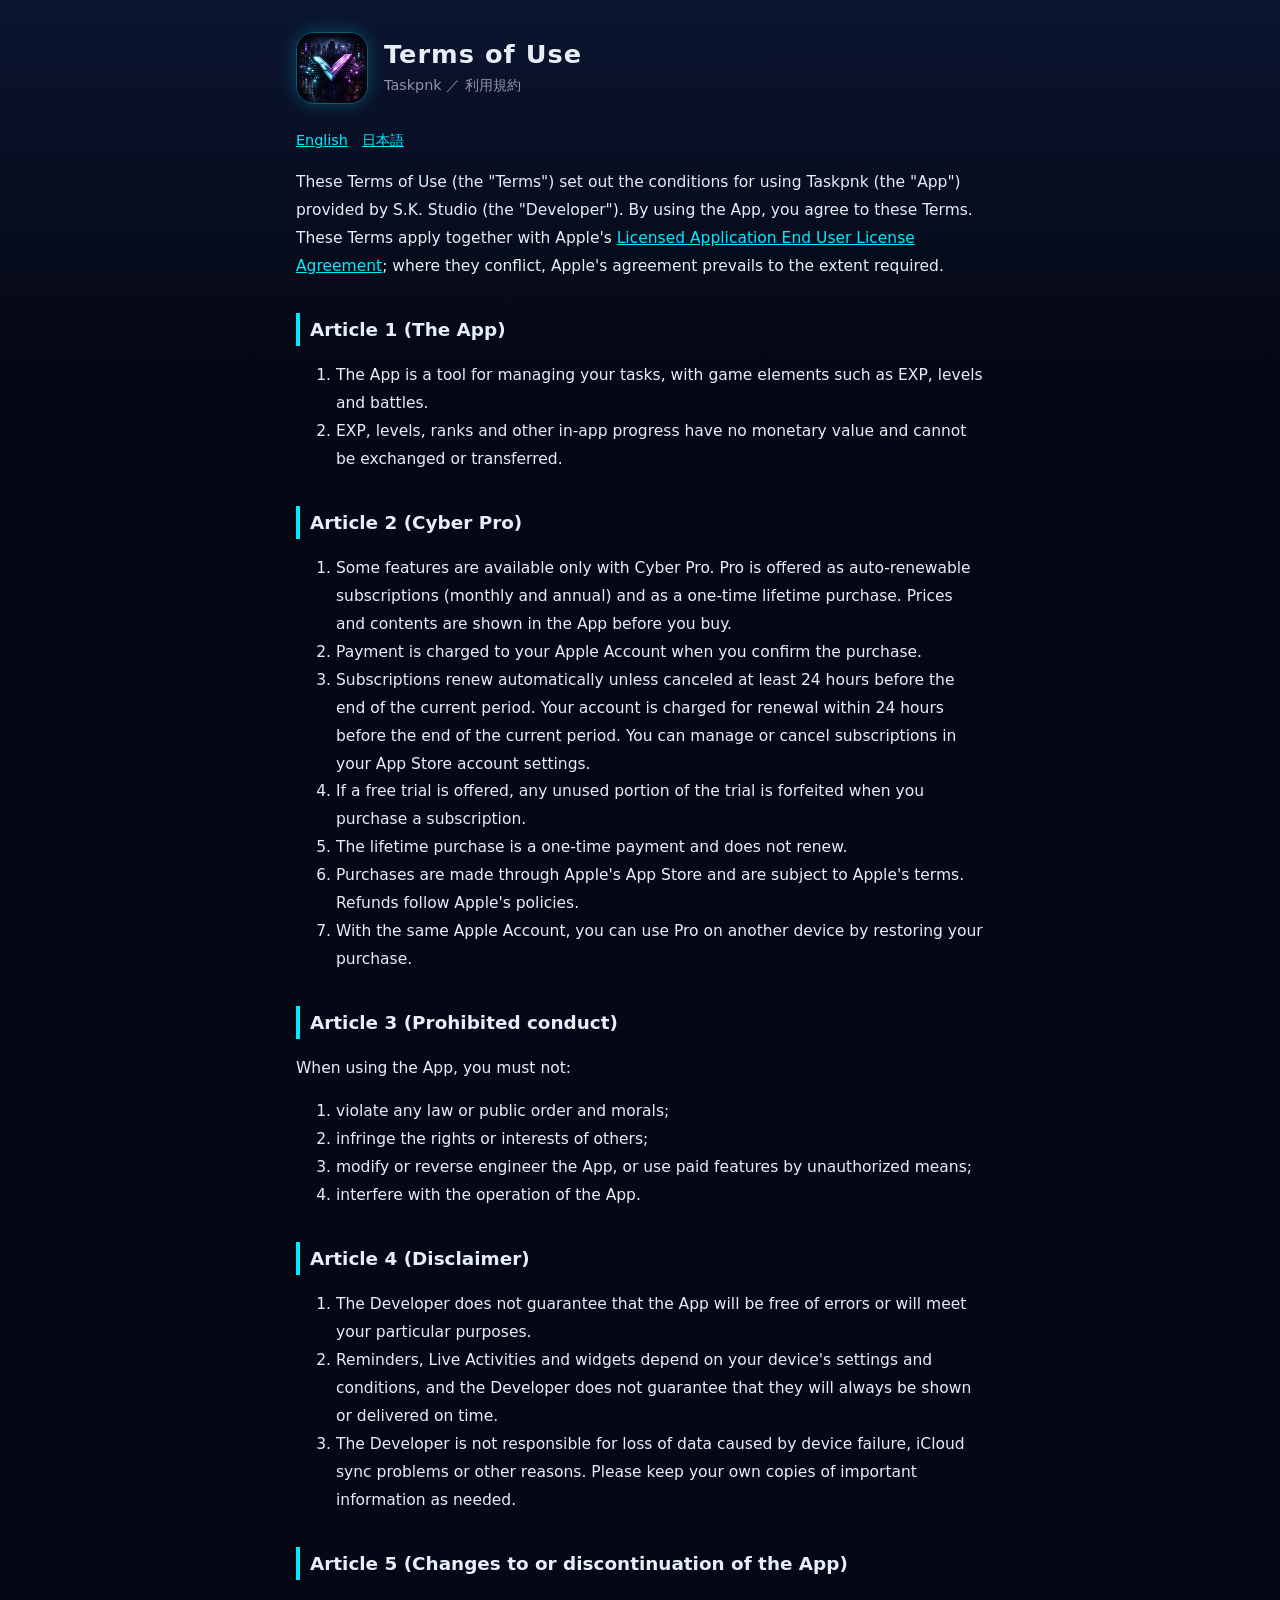
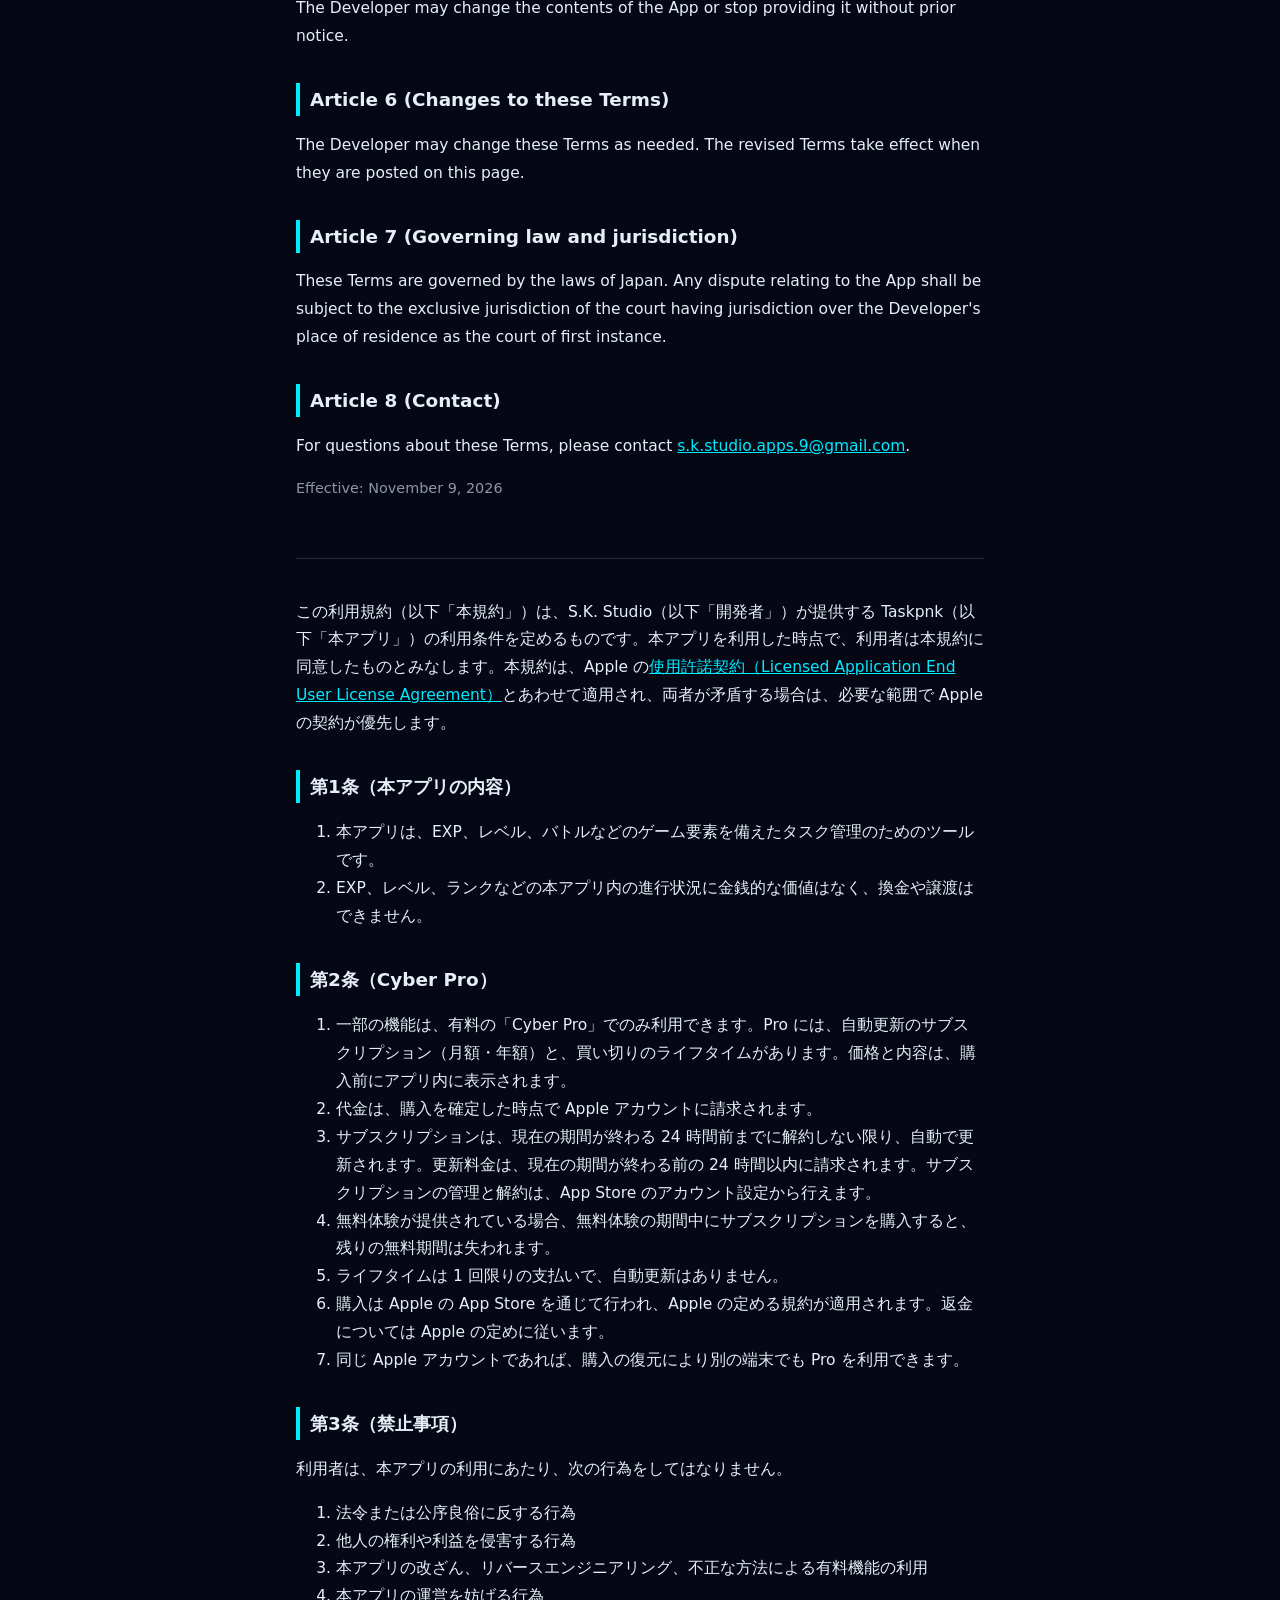
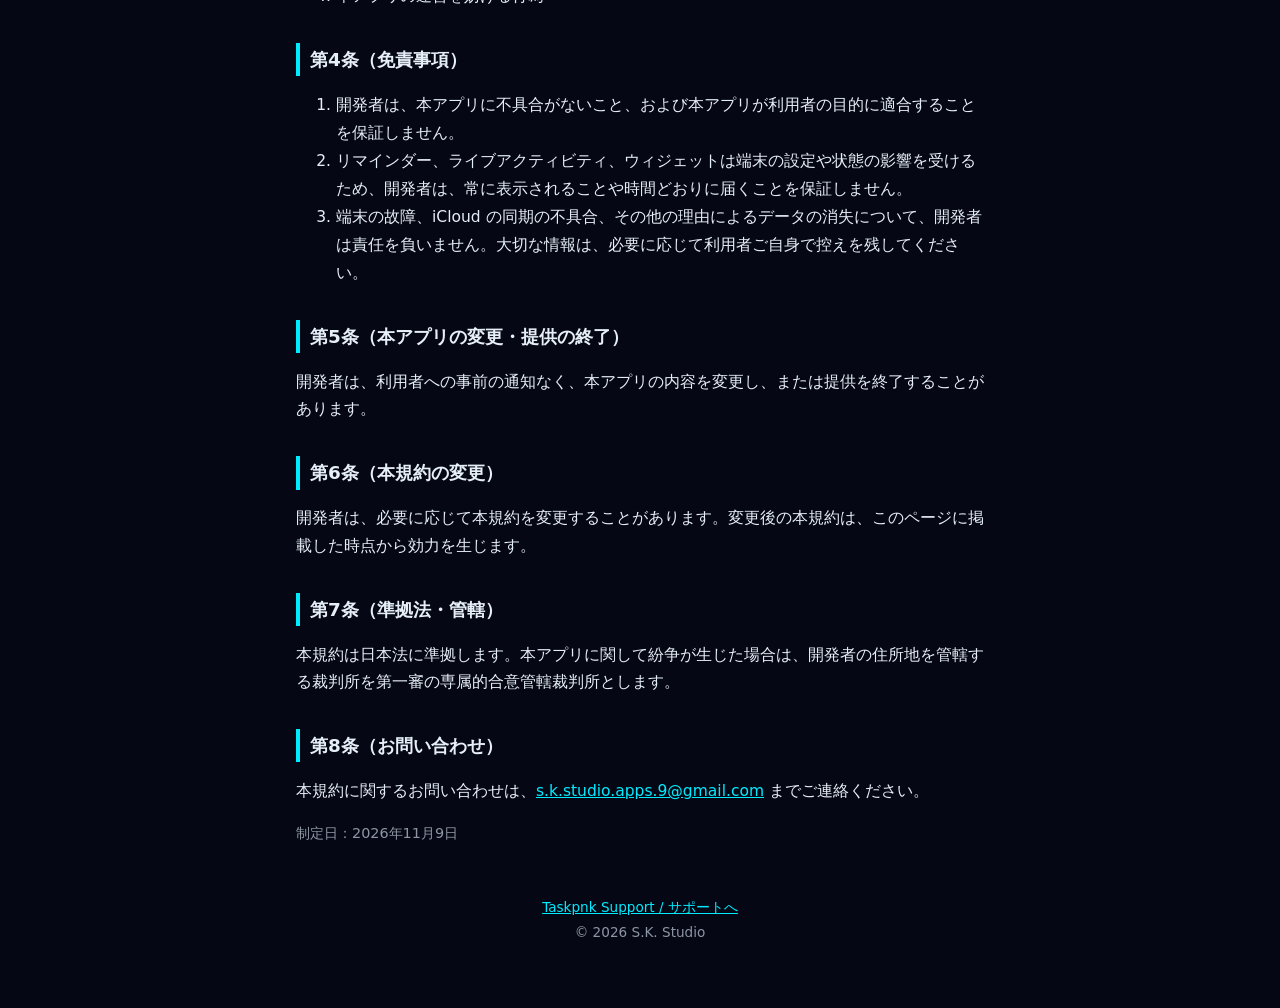
<file: taskpnk/terms.html>
<!doctype html>
<html lang="en">
<head>
  <meta charset="utf-8">
  <meta name="viewport" content="width=device-width, initial-scale=1">
  <title>Terms of Use | Taskpnk</title>
  <meta name="description" content="Terms of Use for Taskpnk. / タスク管理アプリ「Taskpnk」の利用規約です。">
  <link rel="stylesheet" href="../assets/style.css">
  <link rel="stylesheet" href="theme.css">
</head>
<body>
  <div class="wrap">
    <header class="site">
      <img src="icon.png" alt="Taskpnk app icon">
      <div>
        <h1>Terms of Use</h1>
        <div class="sub">Taskpnk ／ 利用規約</div>
      </div>
    </header>
    <nav class="lang"><a href="#en">English</a><a href="#ja">日本語</a></nav>

    <section class="lang-block" id="en" lang="en">
      <p>These Terms of Use (the "Terms") set out the conditions for using Taskpnk (the "App") provided by S.K. Studio (the "Developer"). By using the App, you agree to these Terms. These Terms apply together with Apple's <a href="https://www.apple.com/legal/internet-services/itunes/dev/stdeula/">Licensed Application End User License Agreement</a>; where they conflict, Apple's agreement prevails to the extent required.</p>

      <h2>Article 1 (The App)</h2>
      <ol>
        <li>The App is a tool for managing your tasks, with game elements such as EXP, levels and battles.</li>
        <li>EXP, levels, ranks and other in-app progress have no monetary value and cannot be exchanged or transferred.</li>
      </ol>

      <h2>Article 2 (Cyber Pro)</h2>
      <ol>
        <li>Some features are available only with Cyber Pro. Pro is offered as auto-renewable subscriptions (monthly and annual) and as a one-time lifetime purchase. Prices and contents are shown in the App before you buy.</li>
        <li>Payment is charged to your Apple Account when you confirm the purchase.</li>
        <li>Subscriptions renew automatically unless canceled at least 24 hours before the end of the current period. Your account is charged for renewal within 24 hours before the end of the current period. You can manage or cancel subscriptions in your App Store account settings.</li>
        <li>If a free trial is offered, any unused portion of the trial is forfeited when you purchase a subscription.</li>
        <li>The lifetime purchase is a one-time payment and does not renew.</li>
        <li>Purchases are made through Apple's App Store and are subject to Apple's terms. Refunds follow Apple's policies.</li>
        <li>With the same Apple Account, you can use Pro on another device by restoring your purchase.</li>
      </ol>

      <h2>Article 3 (Prohibited conduct)</h2>
      <p>When using the App, you must not:</p>
      <ol>
        <li>violate any law or public order and morals;</li>
        <li>infringe the rights or interests of others;</li>
        <li>modify or reverse engineer the App, or use paid features by unauthorized means;</li>
        <li>interfere with the operation of the App.</li>
      </ol>

      <h2>Article 4 (Disclaimer)</h2>
      <ol>
        <li>The Developer does not guarantee that the App will be free of errors or will meet your particular purposes.</li>
        <li>Reminders, Live Activities and widgets depend on your device's settings and conditions, and the Developer does not guarantee that they will always be shown or delivered on time.</li>
        <li>The Developer is not responsible for loss of data caused by device failure, iCloud sync problems or other reasons. Please keep your own copies of important information as needed.</li>
      </ol>

      <h2>Article 5 (Changes to or discontinuation of the App)</h2>
      <p>The Developer may change the contents of the App or stop providing it without prior notice.</p>

      <h2>Article 6 (Changes to these Terms)</h2>
      <p>The Developer may change these Terms as needed. The revised Terms take effect when they are posted on this page.</p>

      <h2>Article 7 (Governing law and jurisdiction)</h2>
      <p>These Terms are governed by the laws of Japan. Any dispute relating to the App shall be subject to the exclusive jurisdiction of the court having jurisdiction over the Developer's place of residence as the court of first instance.</p>

      <h2>Article 8 (Contact)</h2>
      <p>For questions about these Terms, please contact <a href="mailto:s.k.studio.apps.9@gmail.com">s.k.studio.apps.9@gmail.com</a>.</p>

      <p class="sub">Effective: November 9, 2026</p>
    </section>

    <section class="lang-block" id="ja" lang="ja">
      <p>この利用規約（以下「本規約」）は、S.K. Studio（以下「開発者」）が提供する Taskpnk（以下「本アプリ」）の利用条件を定めるものです。本アプリを利用した時点で、利用者は本規約に同意したものとみなします。本規約は、Apple の<a href="https://www.apple.com/legal/internet-services/itunes/dev/stdeula/">使用許諾契約（Licensed Application End User License Agreement）</a>とあわせて適用され、両者が矛盾する場合は、必要な範囲で Apple の契約が優先します。</p>

      <h2>第1条（本アプリの内容）</h2>
      <ol>
        <li>本アプリは、EXP、レベル、バトルなどのゲーム要素を備えたタスク管理のためのツールです。</li>
        <li>EXP、レベル、ランクなどの本アプリ内の進行状況に金銭的な価値はなく、換金や譲渡はできません。</li>
      </ol>

      <h2>第2条（Cyber Pro）</h2>
      <ol>
        <li>一部の機能は、有料の「Cyber Pro」でのみ利用できます。Pro には、自動更新のサブスクリプション（月額・年額）と、買い切りのライフタイムがあります。価格と内容は、購入前にアプリ内に表示されます。</li>
        <li>代金は、購入を確定した時点で Apple アカウントに請求されます。</li>
        <li>サブスクリプションは、現在の期間が終わる 24 時間前までに解約しない限り、自動で更新されます。更新料金は、現在の期間が終わる前の 24 時間以内に請求されます。サブスクリプションの管理と解約は、App Store のアカウント設定から行えます。</li>
        <li>無料体験が提供されている場合、無料体験の期間中にサブスクリプションを購入すると、残りの無料期間は失われます。</li>
        <li>ライフタイムは 1 回限りの支払いで、自動更新はありません。</li>
        <li>購入は Apple の App Store を通じて行われ、Apple の定める規約が適用されます。返金については Apple の定めに従います。</li>
        <li>同じ Apple アカウントであれば、購入の復元により別の端末でも Pro を利用できます。</li>
      </ol>

      <h2>第3条（禁止事項）</h2>
      <p>利用者は、本アプリの利用にあたり、次の行為をしてはなりません。</p>
      <ol>
        <li>法令または公序良俗に反する行為</li>
        <li>他人の権利や利益を侵害する行為</li>
        <li>本アプリの改ざん、リバースエンジニアリング、不正な方法による有料機能の利用</li>
        <li>本アプリの運営を妨げる行為</li>
      </ol>

      <h2>第4条（免責事項）</h2>
      <ol>
        <li>開発者は、本アプリに不具合がないこと、および本アプリが利用者の目的に適合することを保証しません。</li>
        <li>リマインダー、ライブアクティビティ、ウィジェットは端末の設定や状態の影響を受けるため、開発者は、常に表示されることや時間どおりに届くことを保証しません。</li>
        <li>端末の故障、iCloud の同期の不具合、その他の理由によるデータの消失について、開発者は責任を負いません。大切な情報は、必要に応じて利用者ご自身で控えを残してください。</li>
      </ol>

      <h2>第5条（本アプリの変更・提供の終了）</h2>
      <p>開発者は、利用者への事前の通知なく、本アプリの内容を変更し、または提供を終了することがあります。</p>

      <h2>第6条（本規約の変更）</h2>
      <p>開発者は、必要に応じて本規約を変更することがあります。変更後の本規約は、このページに掲載した時点から効力を生じます。</p>

      <h2>第7条（準拠法・管轄）</h2>
      <p>本規約は日本法に準拠します。本アプリに関して紛争が生じた場合は、開発者の住所地を管轄する裁判所を第一審の専属的合意管轄裁判所とします。</p>

      <h2>第8条（お問い合わせ）</h2>
      <p>本規約に関するお問い合わせは、<a href="mailto:s.k.studio.apps.9@gmail.com">s.k.studio.apps.9@gmail.com</a> までご連絡ください。</p>

      <p class="sub">制定日：2026年11月9日</p>
    </section>

    <footer>
      <a href="./">Taskpnk Support / サポートへ</a><br>
      &copy; 2026 S.K. Studio
    </footer>
  </div>
</body>
</html>
</file>
<file: assets/style.css>
/* アプリのサポートサイト共通スタイル(あいこ／Aiko の色に合わせた、クリーム地＋キャラメル) */
:root {
  --bg: #FFF8E7;
  --card: #FFFFFF;
  --text: #4A3B32;
  --text-sub: #7A604B;
  --accent: #E09852;
  --leaf: #9CBE6E;
  --line: #EADBC0;
}

* { box-sizing: border-box; }

html { -webkit-text-size-adjust: 100%; }

body {
  margin: 0;
  background: linear-gradient(180deg, #EAF2CC 0%, var(--bg) 320px);
  background-color: var(--bg);
  color: var(--text);
  font-family: "Hiragino Maru Gothic ProN", "Hiragino Sans", "Noto Sans JP", system-ui, -apple-system, sans-serif;
  line-height: 1.8;
}

.wrap {
  max-width: 720px;
  margin: 0 auto;
  padding: 32px 16px 64px;
}

header.site {
  display: flex;
  align-items: center;
  gap: 16px;
  margin-bottom: 24px;
}

header.site img {
  width: 72px;
  height: 72px;
  border-radius: 18px;
  box-shadow: 0 4px 12px rgba(107, 74, 43, 0.18);
}

h1 { font-size: 1.6rem; margin: 0; line-height: 1.4; }
h2 {
  font-size: 1.15rem;
  margin: 2rem 0 0.5rem;
  padding-left: 10px;
  border-left: 4px solid var(--accent);
}
h3 { font-size: 1rem; margin: 1.2rem 0 0.3rem; }

p, li { font-size: 0.97rem; }
.sub { color: var(--text-sub); font-size: 0.9rem; }

a { color: #B86A2A; }

.card {
  background: var(--card);
  border: 1px solid var(--line);
  border-radius: 16px;
  padding: 20px;
  margin: 16px 0;
}

.app-list { list-style: none; padding: 0; margin: 0; }
.app-list li a {
  display: flex;
  align-items: center;
  gap: 14px;
  text-decoration: none;
  color: var(--text);
}
.app-list img { width: 56px; height: 56px; border-radius: 14px; }
.app-list strong { display: block; font-size: 1.05rem; }

nav.links { display: flex; flex-wrap: wrap; gap: 12px; margin: 12px 0 0; }
nav.links a {
  display: inline-block;
  padding: 6px 14px;
  border-radius: 999px;
  background: #F6E2BA;
  color: var(--text);
  text-decoration: none;
  font-size: 0.9rem;
}

footer {
  margin-top: 48px;
  color: var(--text-sub);
  font-size: 0.85rem;
  text-align: center;
}
</file>
<file: taskpnk/theme.css>
/* Taskpnk 用の配色（アプリの CyberPalette に合わせたダークテーマ）。共通の assets/style.css の後に読み込む */
:root {
  color-scheme: dark;
  --bg: #050814;
  --card: #12141C;
  --text: #E6EEF7;
  --text-sub: #8D96A3;
  --accent: #00EBFF;
  --pink: #FF2E9E;
  --line: #232A36;
}

body {
  background: linear-gradient(180deg, #0B1530 0%, var(--bg) 360px);
  background-color: var(--bg);
  font-family: "Hiragino Sans", "Noto Sans JP", system-ui, -apple-system, sans-serif;
}

h1 { letter-spacing: 0.04em; }
h2 { border-left-color: var(--accent); }

a { color: var(--accent); }

header.site img {
  border: 1px solid rgba(0, 235, 255, 0.35);
  box-shadow: 0 0 18px rgba(0, 235, 255, 0.25);
}

nav.links a {
  background: rgba(0, 235, 255, 0.08);
  border: 1px solid rgba(0, 235, 255, 0.35);
  color: var(--text);
}

nav.lang { margin: 8px 0 0; font-size: 0.9rem; }
nav.lang a { margin-right: 14px; }

section.lang-block + section.lang-block {
  margin-top: 56px;
  padding-top: 24px;
  border-top: 1px solid var(--line);
}

.tag {
  display: inline-block;
  padding: 0 8px;
  border-radius: 6px;
  font-size: 0.8rem;
  color: var(--pink);
  border: 1px solid rgba(255, 46, 158, 0.45);
}

table.plan { width: 100%; border-collapse: collapse; font-size: 0.92rem; }
table.plan th, table.plan td { text-align: left; padding: 6px 8px; border-bottom: 1px solid var(--line); vertical-align: top; }
table.plan th { color: var(--text-sub); font-weight: 600; }
</file>
